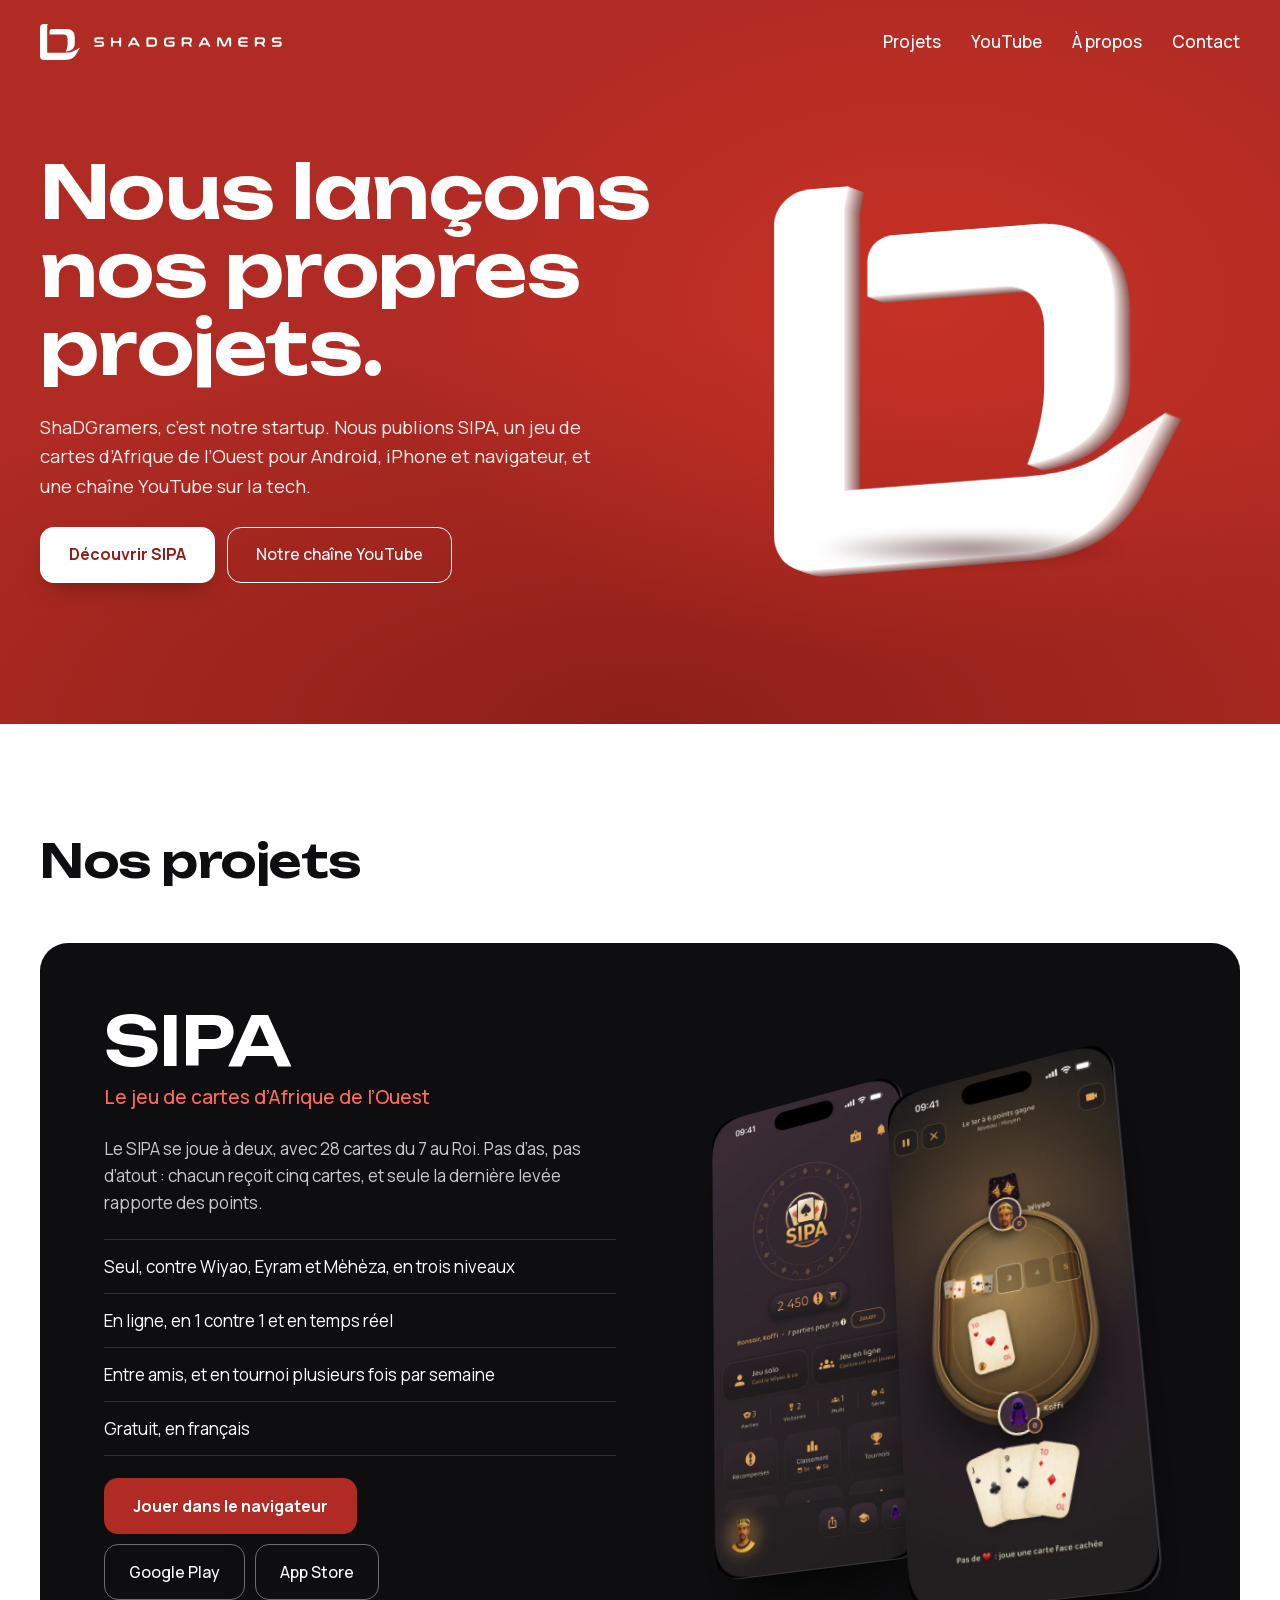
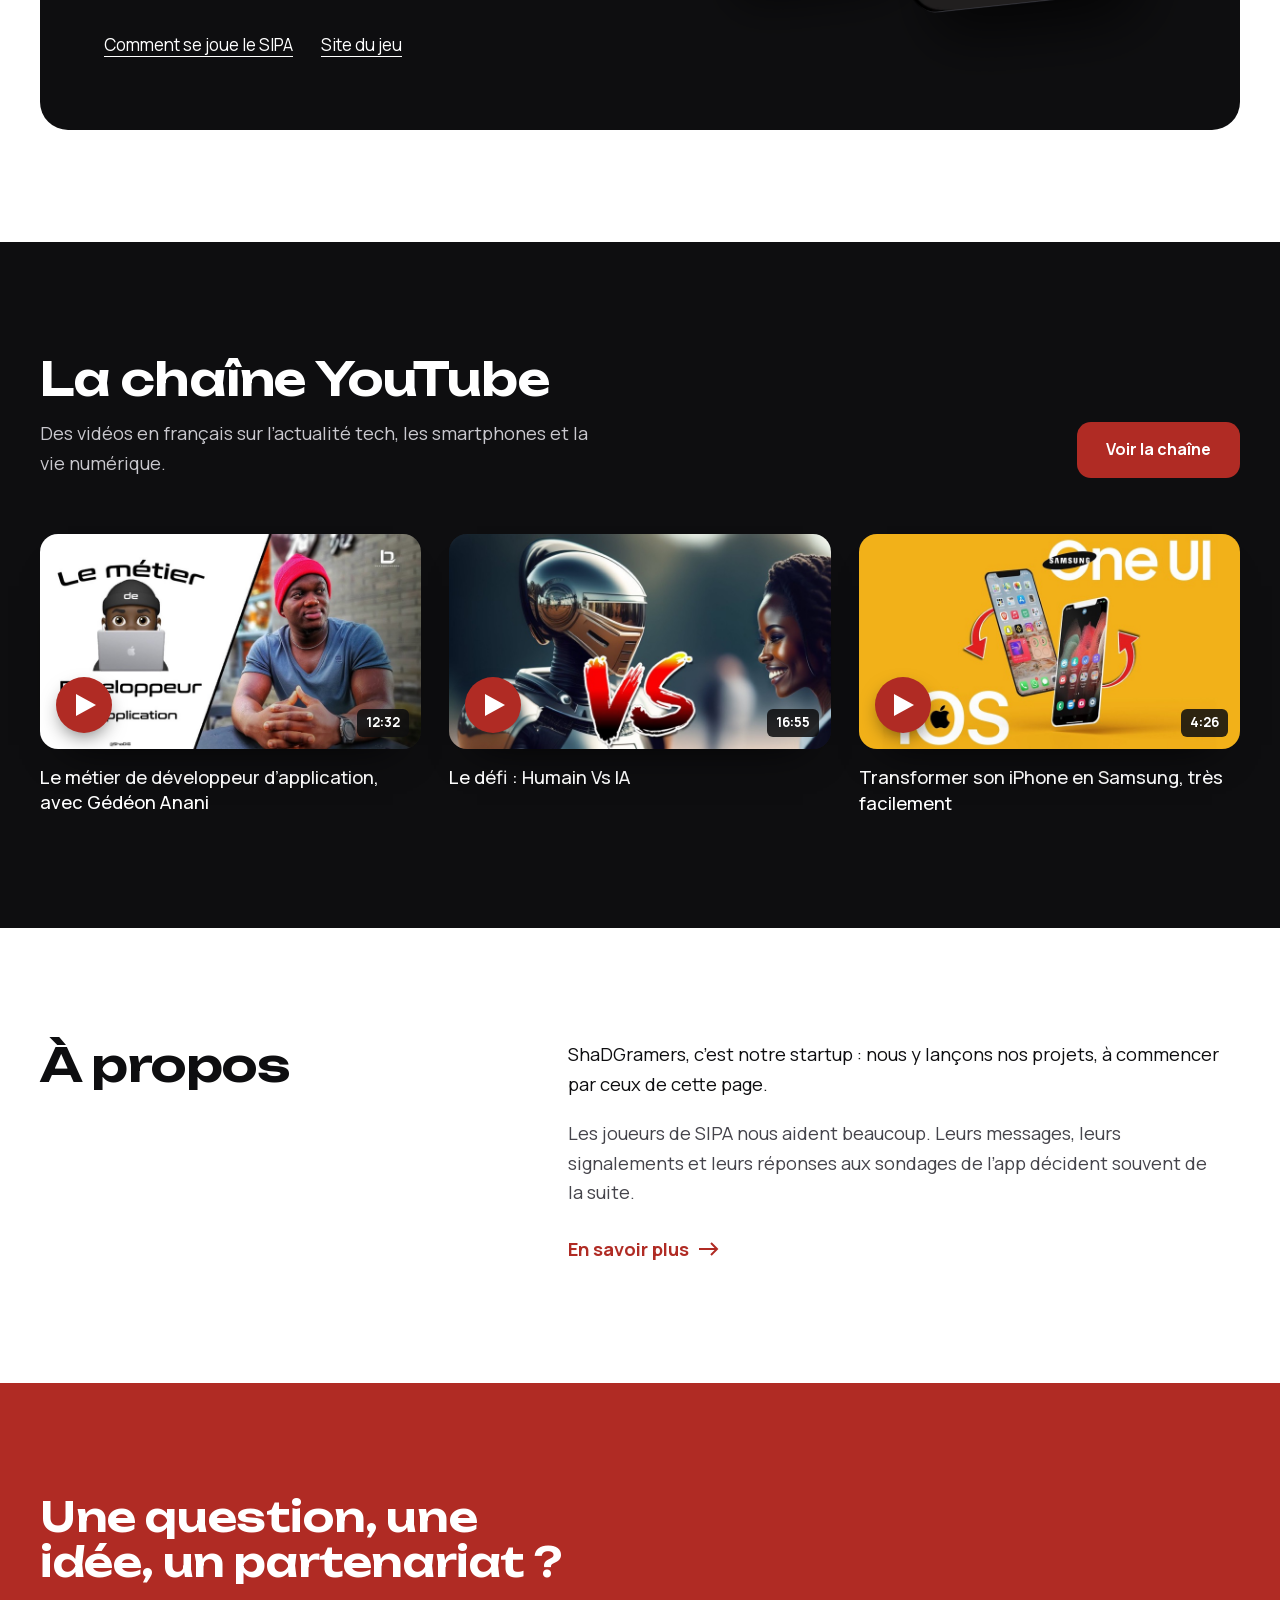
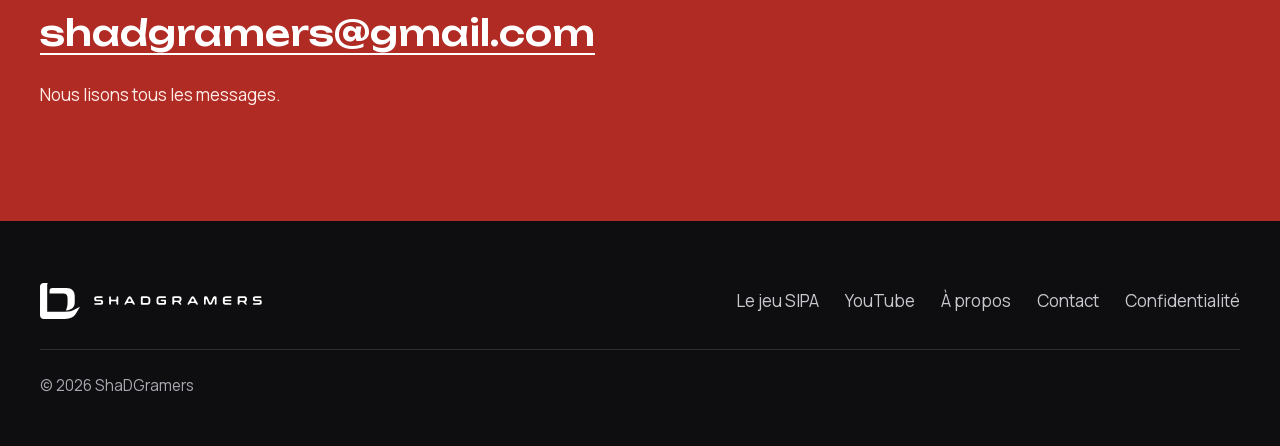
<file: index.html>
<!DOCTYPE html>
<html lang="fr">
<head>
  <meta charset="utf-8">
  <meta name="viewport" content="width=device-width, initial-scale=1">
  <title>ShaDGramers : notre startup, le jeu de cartes SIPA et une chaîne YouTube sur la tech</title>
  <meta name="description" content="ShaDGramers lance ses propres projets : SIPA, le jeu de cartes d’Afrique de l’Ouest pour Android, iPhone et navigateur, et une chaîne YouTube sur la tech.">
  <meta name="theme-color" content="#B02B24">
  <link rel="canonical" href="https://shadgramers.com/">
  <link rel="icon" href="/favicon.svg" type="image/svg+xml">
  <link rel="preload" href="/fonts/unbounded-latin.woff2" as="font" type="font/woff2" crossorigin>
  <link rel="preload" href="/fonts/manrope-latin.woff2" as="font" type="font/woff2" crossorigin>
  <link rel="stylesheet" href="/css/site.css">
  <script src="/js/site.js" defer></script>
  <meta property="og:type" content="website">
  <meta property="og:title" content="ShaDGramers">
  <meta property="og:description" content="Notre startup : le jeu de cartes SIPA et une chaîne YouTube sur la tech.">
  <meta property="og:url" content="https://shadgramers.com/">
  <meta property="og:image" content="https://shadgramers.com/images/og.jpg">
  <meta property="og:locale" content="fr_FR">
</head>
<body>
  <a class="lien-evitement" href="#contenu">Aller au contenu</a>

  <div class="hero">
    <header class="entete">
      <div class="conteneur">
        <a class="marque" href="/" aria-current="page">
          <svg class="marque-symbole" viewBox="267 203 373 336" aria-hidden="true"><path fill="currentColor" d="M267 235C267 217 281 203 303 203H338L334 222V471H500C545 471 566 466 590 451L640 424L604 486C584 520 550 539 500 539H303C281 539 267 525 267 503Z"/><path fill="currentColor" d="M356 272C356 258 366 249 382 249H515C563 249 591 277 591 325V385C591 432 560 455 508 460.5C514 447 524 420 524 392V340C524 316 508 301.5 484 301.5H356Z"/></svg>
          <img class="marque-nom" src="/images/nom-shadgramers.svg" alt="ShaDGramers" width="188" height="10">
        </a>
        <button class="menu-bouton" type="button" aria-expanded="false" aria-controls="menu" aria-label="Ouvrir le menu"><span class="ligne"></span></button>
        <nav class="nav" id="menu" aria-label="Menu principal">
          <ul>
            <li><a href="/#projets">Projets</a></li>
            <li><a href="/#youtube">YouTube</a></li>
            <li><a href="/a-propos">À propos</a></li>
            <li><a href="/contact">Contact</a></li>
          </ul>
        </nav>
      </div>
    </header>

    <div class="conteneur hero-grille">
      <div class="hero-texte">
        <h1 class="entree">Nous lançons nos propres projets.</h1>
        <p class="entree" style="--delai: 140ms">ShaDGramers, c’est notre startup. Nous publions SIPA, un jeu de cartes d’Afrique de l’Ouest pour Android, iPhone et navigateur, et une chaîne YouTube sur la tech.</p>
        <div class="boutons entree" style="--delai: 260ms">
          <a class="bouton bouton-blanc" href="#projets">Découvrir SIPA</a>
          <a class="bouton bouton-contour-blanc" href="#youtube">Notre chaîne YouTube</a>
        </div>
      </div>

      <div class="scene-symbole" aria-hidden="true">
        <div class="entree-3d">
          <div class="balance">
            <div class="symbole-3d">
              <span class="couche" style="--i: 16"></span>
              <span class="couche" style="--i: 15"></span>
              <span class="couche" style="--i: 14"></span>
              <span class="couche" style="--i: 13"></span>
              <span class="couche" style="--i: 12"></span>
              <span class="couche" style="--i: 11"></span>
              <span class="couche" style="--i: 10"></span>
              <span class="couche" style="--i: 9"></span>
              <span class="couche" style="--i: 8"></span>
              <span class="couche" style="--i: 7"></span>
              <span class="couche" style="--i: 6"></span>
              <span class="couche" style="--i: 5"></span>
              <span class="couche" style="--i: 4"></span>
              <span class="couche" style="--i: 3"></span>
              <span class="couche" style="--i: 2"></span>
              <span class="couche" style="--i: 1"></span>
              <span class="couche couche-face" style="--i: 0"></span>
            </div>
          </div>
        </div>
        <div class="ombre-sol"></div>
      </div>
    </div>
  </div>

  <main id="contenu">
    <section class="section section-blanche fond-clair" id="projets" aria-labelledby="titre-projets">
      <div class="conteneur">
        <div class="entete-section" data-revele>
          <h2 class="titre-section" id="titre-projets">Nos projets</h2>
        </div>

        <article class="projet" data-revele aria-labelledby="titre-sipa">
          <div class="projet-texte">
            <div>
              <h3 class="projet-nom" id="titre-sipa">SIPA</h3>
              <p class="projet-sous-titre">Le jeu de cartes d’Afrique de l’Ouest</p>
            </div>
            <p>Le SIPA se joue à deux, avec 28 cartes du 7 au Roi. Pas d’as, pas d’atout : chacun reçoit cinq cartes, et seule la dernière levée rapporte des points.</p>
            <ul class="liste-filets">
              <li>Seul, contre Wiyao, Eyram et Mèhèza, en trois niveaux</li>
              <li>En ligne, en 1 contre 1 et en temps réel</li>
              <li>Entre amis, et en tournoi plusieurs fois par semaine</li>
              <li>Gratuit, en français</li>
            </ul>
            <div class="boutons-projet">
              <a class="bouton bouton-rouge" href="https://jouer.sipa.shadgramers.com">Jouer dans le navigateur</a>
              <div class="boutons-stores">
                <a class="bouton bouton-contour-gris" href="https://play.google.com/store/apps/details?id=com.shagramers.sipa">Google Play</a>
                <a class="bouton bouton-contour-gris" href="https://apps.apple.com/fr/app/sipa-jeu-de-cartes/id6753187291">App Store</a>
              </div>
            </div>
            <div class="liens-projet">
              <a href="/sipa">Comment se joue le SIPA</a>
              <a href="https://sipa.shadgramers.com/">Site du jeu</a>
            </div>
          </div>

          <div class="scene-telephones">
            <div class="groupe-telephones">
              <figure class="telephone telephone-1">
                <img src="/images/sipa-accueil.webp" alt="Écran d’accueil de l’app SIPA : jeu solo, jeu en ligne, récompenses, classement et tournois" width="520" height="1131" loading="lazy">
              </figure>
              <figure class="telephone telephone-2">
                <img src="/images/sipa-table.webp" alt="Une partie de SIPA contre Wiyao, à la table de jeu" width="520" height="1131" loading="lazy">
              </figure>
            </div>
          </div>
        </article>

        <!-- Projet suivant : copier le bloc « projet » ci-dessus quand il existe (nom, phrase, visuel, lien).
             Ne pas publier de bloc vide : une page « en construction » ne peut pas porter d'annonces. -->
      </div>
    </section>

    <section class="section section-noire" id="youtube" aria-labelledby="titre-youtube">
      <div class="conteneur">
        <div class="entete-section" data-revele>
          <div>
            <h2 class="titre-section" id="titre-youtube">La chaîne YouTube</h2>
            <p class="chapeau">Des vidéos en français sur l’actualité tech, les smartphones et la vie numérique.</p>
          </div>
          <a class="bouton bouton-rouge" href="https://www.youtube.com/@shadgramers">Voir la chaîne</a>
        </div>

        <div class="videos">
          <div class="video-case" data-revele>
            <a class="video" href="https://www.youtube.com/watch?v=I3Wqb1Cxoq0">
              <span class="video-image">
                <img src="/images/video-metier-developpeur.jpg" alt="" width="800" height="450" loading="lazy">
                <span class="video-lecture" aria-hidden="true"><svg width="20" height="22" viewBox="0 0 20 22"><path d="M0 0L20 11L0 22Z" fill="#FFFFFF"/></svg></span>
                <span class="video-duree"><span class="visuellement-cache">Durée : </span>12:32</span>
              </span>
              <span class="video-titre">Le métier de développeur d’application, avec Gédéon Anani</span>
            </a>
          </div>
          <div class="video-case" data-revele style="--delai: 120ms">
            <a class="video" href="https://www.youtube.com/watch?v=1M9A22e-FJA">
              <span class="video-image">
                <img src="/images/video-humain-vs-ia.jpg" alt="" width="800" height="450" loading="lazy">
                <span class="video-lecture" aria-hidden="true"><svg width="20" height="22" viewBox="0 0 20 22"><path d="M0 0L20 11L0 22Z" fill="#FFFFFF"/></svg></span>
                <span class="video-duree"><span class="visuellement-cache">Durée : </span>16:55</span>
              </span>
              <span class="video-titre">Le défi : Humain Vs IA</span>
            </a>
          </div>
          <div class="video-case" data-revele style="--delai: 240ms">
            <a class="video" href="https://www.youtube.com/watch?v=eagcRN4L6Wg">
              <span class="video-image">
                <img src="/images/video-iphone-samsung.jpg" alt="" width="800" height="450" loading="lazy">
                <span class="video-lecture" aria-hidden="true"><svg width="20" height="22" viewBox="0 0 20 22"><path d="M0 0L20 11L0 22Z" fill="#FFFFFF"/></svg></span>
                <span class="video-duree"><span class="visuellement-cache">Durée : </span>4:26</span>
              </span>
              <span class="video-titre">Transformer son iPhone en Samsung, très facilement</span>
            </a>
          </div>
        </div>
      </div>
    </section>

    <section class="section section-blanche fond-clair" id="a-propos" aria-labelledby="titre-a-propos">
      <div class="conteneur a-propos">
        <h2 class="titre-section" id="titre-a-propos" data-revele>À propos</h2>
        <div class="a-propos-texte" data-revele style="--delai: 120ms">
          <p>ShaDGramers, c’est notre startup : nous y lançons nos projets, à commencer par ceux de cette page.</p>
          <p>Les joueurs de SIPA nous aident beaucoup. Leurs messages, leurs signalements et leurs réponses aux sondages de l’app décident souvent de la suite.</p>
          <a class="lien-fleche" href="/a-propos">En savoir plus <svg width="20" height="14" viewBox="0 0 20 14" aria-hidden="true"><path d="M0 7H18M12 1L18 7L12 13" fill="none" stroke="currentColor" stroke-width="2"/></svg></a>
        </div>
      </div>
    </section>

    <section class="section section-rouge" id="contact" aria-labelledby="titre-contact">
      <div class="conteneur contact" data-revele>
        <h2 id="titre-contact">Une question, une idée, un partenariat&nbsp;?</h2>
        <a class="contact-mail" href="mailto:shadgramers@gmail.com">shadgramers@gmail.com</a>
        <p>Nous lisons tous les messages.</p>
      </div>
    </section>
  </main>

  <footer class="pied">
    <div class="conteneur">
      <div class="pied-haut">
        <a class="marque" href="/">
          <svg class="marque-symbole" viewBox="267 203 373 336" aria-hidden="true"><path fill="currentColor" d="M267 235C267 217 281 203 303 203H338L334 222V471H500C545 471 566 466 590 451L640 424L604 486C584 520 550 539 500 539H303C281 539 267 525 267 503Z"/><path fill="currentColor" d="M356 272C356 258 366 249 382 249H515C563 249 591 277 591 325V385C591 432 560 455 508 460.5C514 447 524 420 524 392V340C524 316 508 301.5 484 301.5H356Z"/></svg>
          <img class="marque-nom" src="/images/nom-shadgramers.svg" alt="ShaDGramers, accueil" width="168" height="9">
        </a>
        <nav aria-label="Liens du site">
          <ul>
            <li><a href="/sipa">Le jeu SIPA</a></li>
            <li><a href="https://www.youtube.com/@shadgramers">YouTube</a></li>
            <li><a href="/a-propos">À propos</a></li>
            <li><a href="/contact">Contact</a></li>
            <li><a href="/confidentialite">Confidentialité</a></li>
          </ul>
        </nav>
      </div>
      <p class="copyright">© 2026 ShaDGramers</p>
    </div>
  </footer>
</body>
</html>
</file>
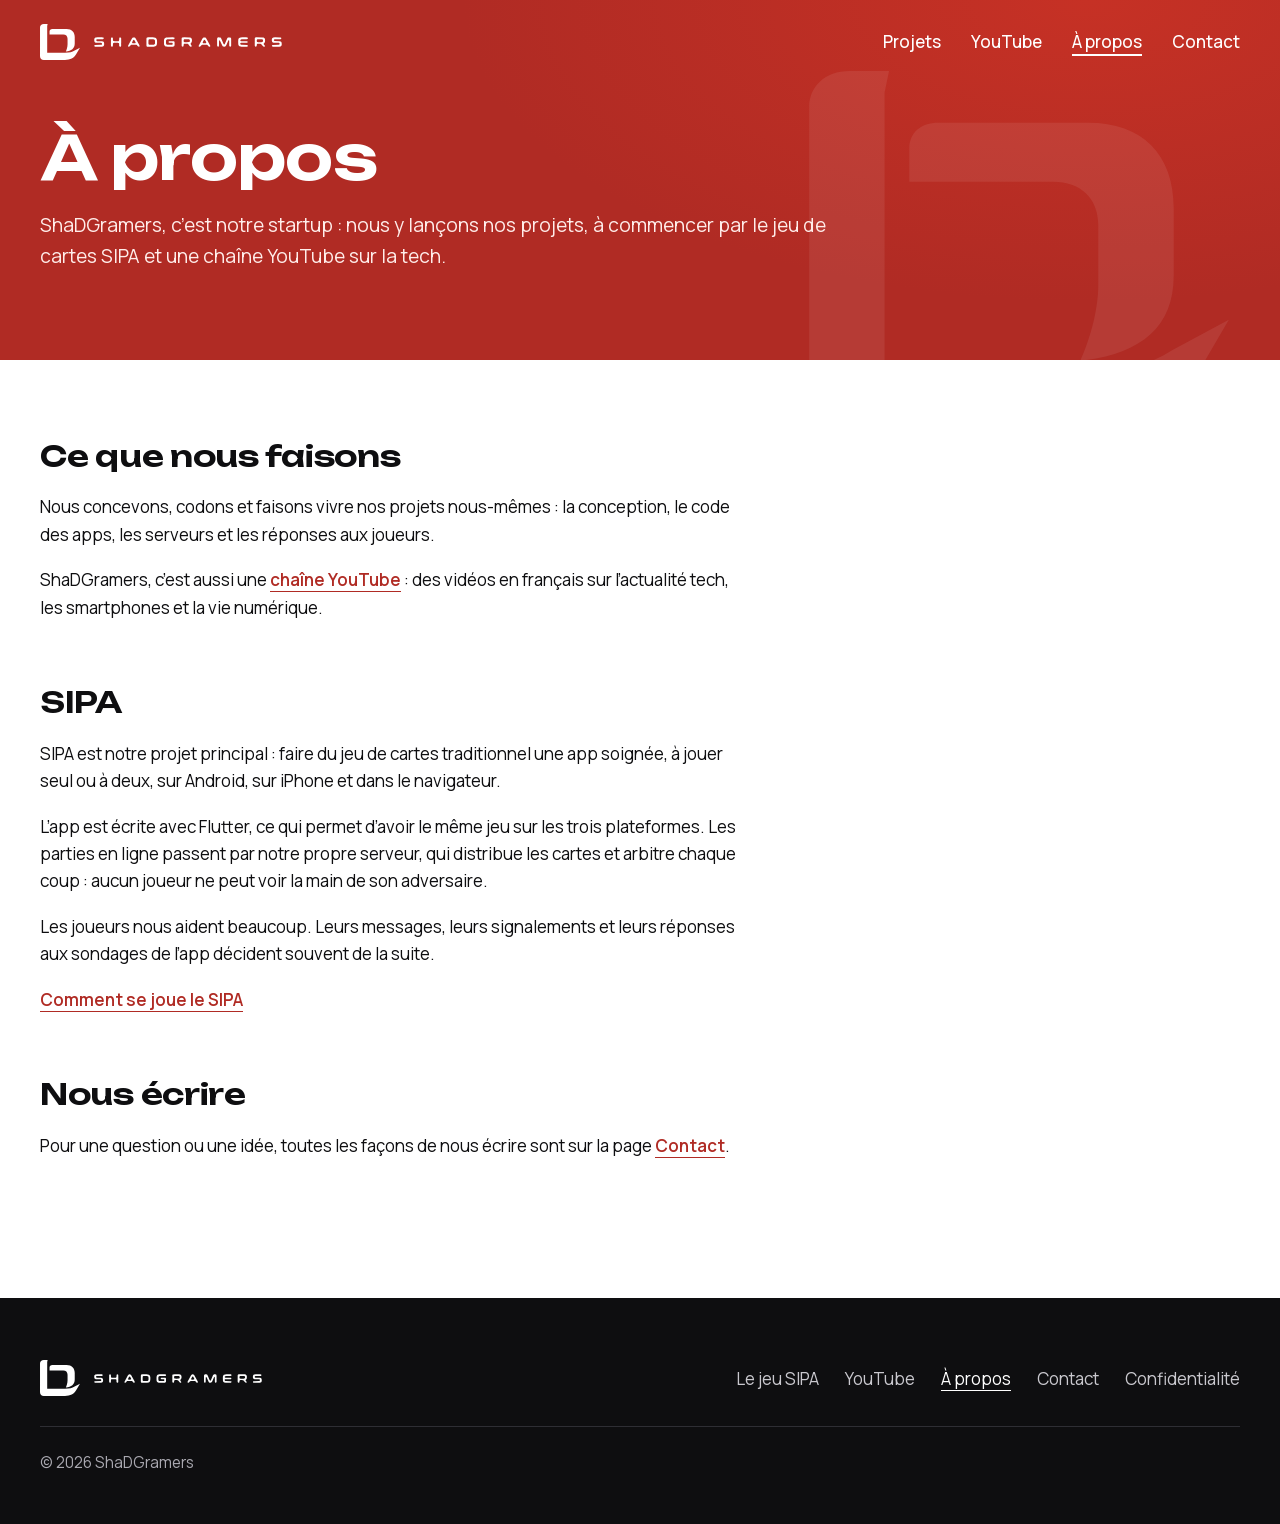
<file: a-propos.html>
<!DOCTYPE html>
<html lang="fr">
<head>
  <meta charset="utf-8">
  <meta name="viewport" content="width=device-width, initial-scale=1">
  <title>À propos | ShaDGramers</title>
  <meta name="description" content="ShaDGramers, notre startup : le jeu de cartes SIPA et une chaîne YouTube sur la tech.">
  <meta name="theme-color" content="#B02B24">
  <link rel="canonical" href="https://shadgramers.com/a-propos">
  <link rel="icon" href="/favicon.svg" type="image/svg+xml">
  <link rel="preload" href="/fonts/unbounded-latin.woff2" as="font" type="font/woff2" crossorigin>
  <link rel="preload" href="/fonts/manrope-latin.woff2" as="font" type="font/woff2" crossorigin>
  <link rel="stylesheet" href="/css/site.css">
  <script src="/js/site.js" defer></script>
  <meta property="og:type" content="website">
  <meta property="og:title" content="À propos | ShaDGramers">
  <meta property="og:url" content="https://shadgramers.com/a-propos">
  <meta property="og:image" content="https://shadgramers.com/images/og.jpg">
  <meta property="og:locale" content="fr_FR">
</head>
<body>
  <a class="lien-evitement" href="#contenu">Aller au contenu</a>

  <div class="bandeau-page">
    <div class="symbole-filigrane" aria-hidden="true"></div>
    <header class="entete">
      <div class="conteneur">
        <a class="marque" href="/">
          <svg class="marque-symbole" viewBox="267 203 373 336" aria-hidden="true"><path fill="currentColor" d="M267 235C267 217 281 203 303 203H338L334 222V471H500C545 471 566 466 590 451L640 424L604 486C584 520 550 539 500 539H303C281 539 267 525 267 503Z"/><path fill="currentColor" d="M356 272C356 258 366 249 382 249H515C563 249 591 277 591 325V385C591 432 560 455 508 460.5C514 447 524 420 524 392V340C524 316 508 301.5 484 301.5H356Z"/></svg>
          <img class="marque-nom" src="/images/nom-shadgramers.svg" alt="ShaDGramers, accueil" width="188" height="10">
        </a>
        <button class="menu-bouton" type="button" aria-expanded="false" aria-controls="menu" aria-label="Ouvrir le menu"><span class="ligne"></span></button>
        <nav class="nav" id="menu" aria-label="Menu principal">
          <ul>
            <li><a href="/#projets">Projets</a></li>
            <li><a href="/#youtube">YouTube</a></li>
            <li><a href="/a-propos" aria-current="page">À propos</a></li>
            <li><a href="/contact">Contact</a></li>
          </ul>
        </nav>
      </div>
    </header>
    <div class="conteneur">
      <div class="titre-page">
        <h1 class="entree">À propos</h1>
        <p class="chapeau entree" style="--delai: 140ms">ShaDGramers, c’est notre startup : nous y lançons nos projets, à commencer par le jeu de cartes SIPA et une chaîne YouTube sur la tech.</p>
      </div>
    </div>
  </div>

  <main id="contenu" class="page fond-clair">
    <div class="conteneur">
      <article class="texte">
        <h2>Ce que nous faisons</h2>
        <p>Nous concevons, codons et faisons vivre nos projets nous-mêmes : la conception, le code des apps, les serveurs et les réponses aux joueurs.</p>
        <p>ShaDGramers, c’est aussi une <a href="https://www.youtube.com/@shadgramers">chaîne YouTube</a> : des vidéos en français sur l’actualité tech, les smartphones et la vie numérique.</p>

        <h2>SIPA</h2>
        <p>SIPA est notre projet principal : faire du jeu de cartes traditionnel une app soignée, à jouer seul ou à deux, sur Android, sur iPhone et dans le navigateur.</p>
        <p>L’app est écrite avec Flutter, ce qui permet d’avoir le même jeu sur les trois plateformes. Les parties en ligne passent par notre propre serveur, qui distribue les cartes et arbitre chaque coup : aucun joueur ne peut voir la main de son adversaire.</p>
        <p>Les joueurs nous aident beaucoup. Leurs messages, leurs signalements et leurs réponses aux sondages de l’app décident souvent de la suite.</p>
        <p><a href="/sipa">Comment se joue le SIPA</a></p>

        <h2>Nous écrire</h2>
        <p>Pour une question ou une idée, toutes les façons de nous écrire sont sur la page <a href="/contact">Contact</a>.</p>
      </article>
    </div>
  </main>

  <footer class="pied">
    <div class="conteneur">
      <div class="pied-haut">
        <a class="marque" href="/">
          <svg class="marque-symbole" viewBox="267 203 373 336" aria-hidden="true"><path fill="currentColor" d="M267 235C267 217 281 203 303 203H338L334 222V471H500C545 471 566 466 590 451L640 424L604 486C584 520 550 539 500 539H303C281 539 267 525 267 503Z"/><path fill="currentColor" d="M356 272C356 258 366 249 382 249H515C563 249 591 277 591 325V385C591 432 560 455 508 460.5C514 447 524 420 524 392V340C524 316 508 301.5 484 301.5H356Z"/></svg>
          <img class="marque-nom" src="/images/nom-shadgramers.svg" alt="ShaDGramers, accueil" width="168" height="9">
        </a>
        <nav aria-label="Liens du site">
          <ul>
            <li><a href="/sipa">Le jeu SIPA</a></li>
            <li><a href="https://www.youtube.com/@shadgramers">YouTube</a></li>
            <li><a href="/a-propos" aria-current="page">À propos</a></li>
            <li><a href="/contact">Contact</a></li>
            <li><a href="/confidentialite">Confidentialité</a></li>
          </ul>
        </nav>
      </div>
      <p class="copyright">© 2026 ShaDGramers</p>
    </div>
  </footer>
</body>
</html>
</file>
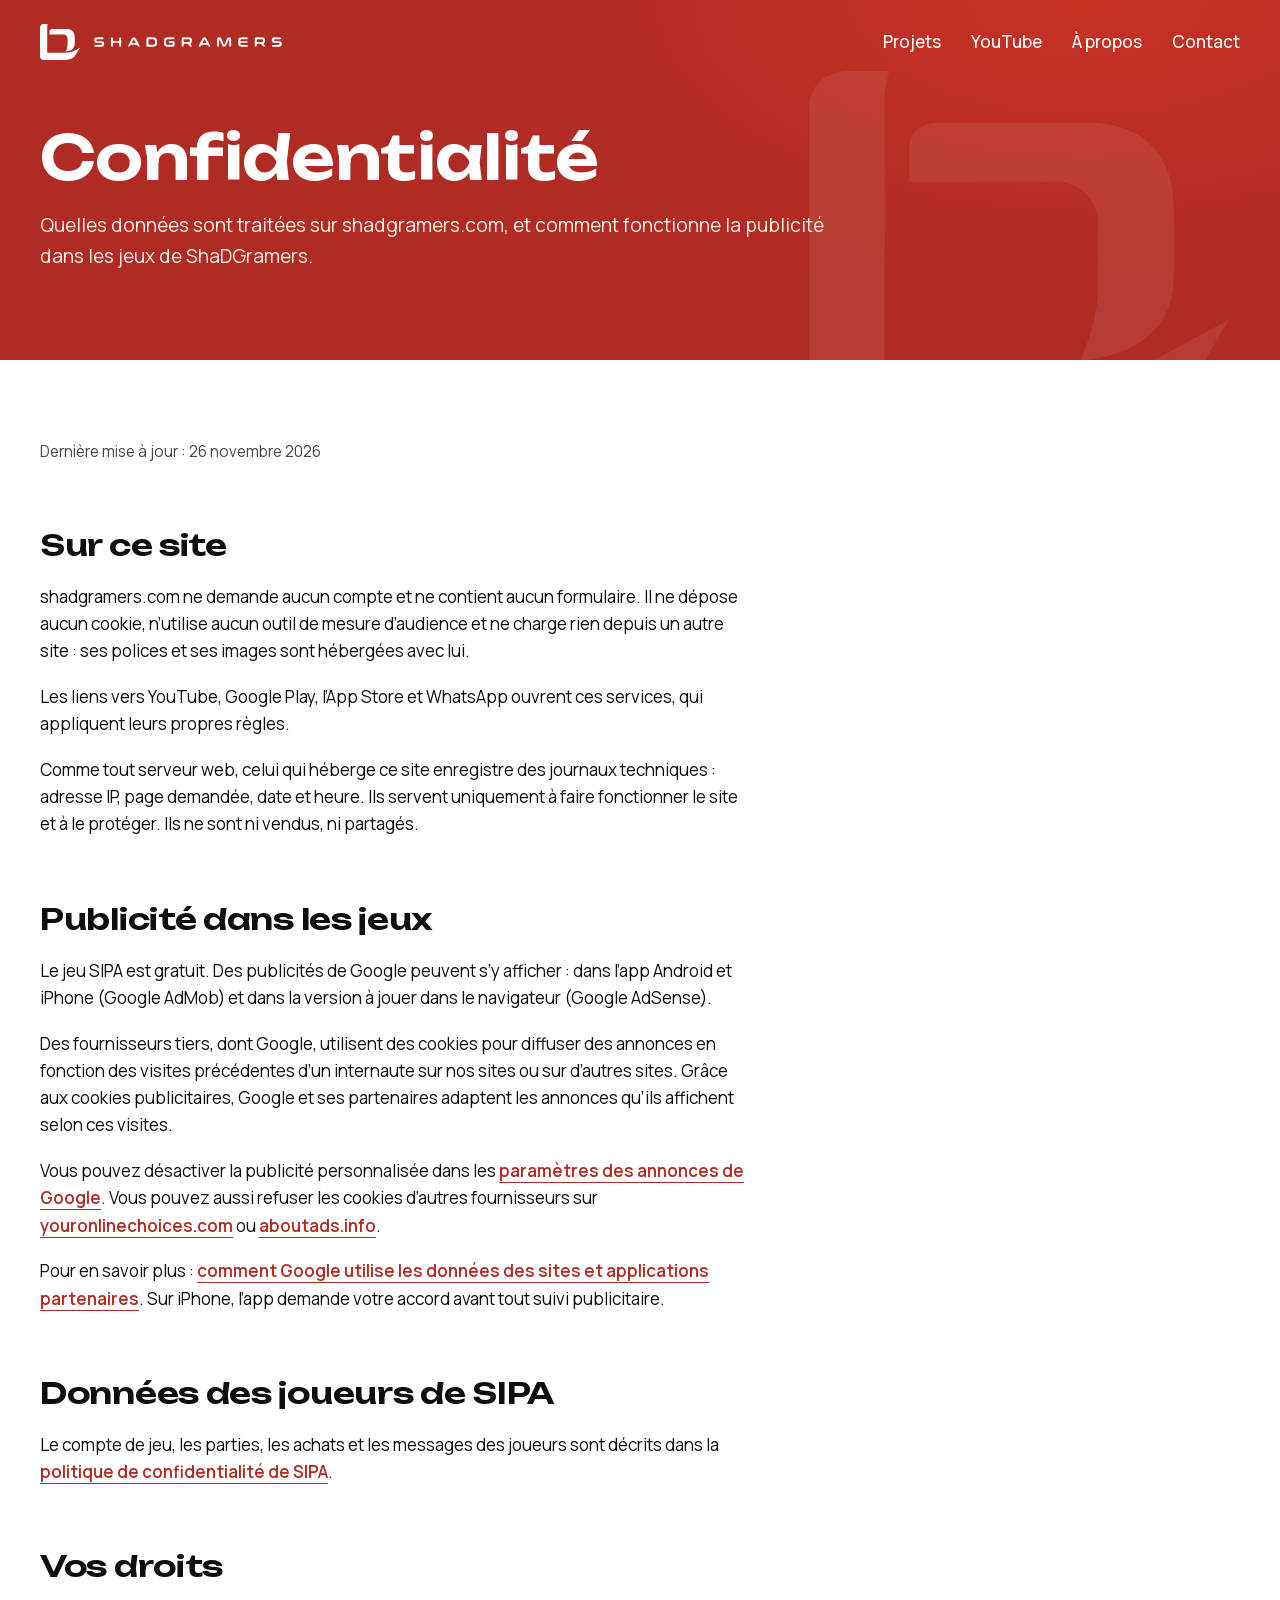
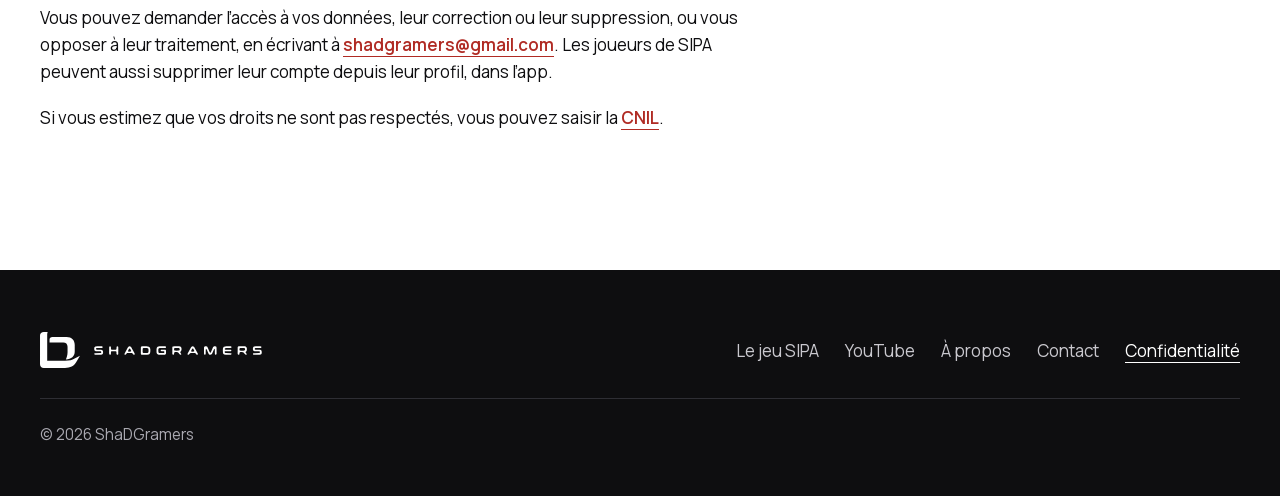
<file: confidentialite.html>
<!DOCTYPE html>
<html lang="fr">
<head>
  <meta charset="utf-8">
  <meta name="viewport" content="width=device-width, initial-scale=1">
  <title>Confidentialité | ShaDGramers</title>
  <meta name="description" content="Données traitées sur shadgramers.com et publicité de Google dans les jeux de ShaDGramers.">
  <meta name="theme-color" content="#B02B24">
  <link rel="canonical" href="https://shadgramers.com/confidentialite">
  <link rel="icon" href="/favicon.svg" type="image/svg+xml">
  <link rel="preload" href="/fonts/unbounded-latin.woff2" as="font" type="font/woff2" crossorigin>
  <link rel="preload" href="/fonts/manrope-latin.woff2" as="font" type="font/woff2" crossorigin>
  <link rel="stylesheet" href="/css/site.css">
  <script src="/js/site.js" defer></script>
  <meta property="og:type" content="website">
  <meta property="og:title" content="Confidentialité | ShaDGramers">
  <meta property="og:url" content="https://shadgramers.com/confidentialite">
  <meta property="og:image" content="https://shadgramers.com/images/og.jpg">
  <meta property="og:locale" content="fr_FR">
</head>
<body>
  <a class="lien-evitement" href="#contenu">Aller au contenu</a>

  <div class="bandeau-page">
    <div class="symbole-filigrane" aria-hidden="true"></div>
    <header class="entete">
      <div class="conteneur">
        <a class="marque" href="/">
          <svg class="marque-symbole" viewBox="267 203 373 336" aria-hidden="true"><path fill="currentColor" d="M267 235C267 217 281 203 303 203H338L334 222V471H500C545 471 566 466 590 451L640 424L604 486C584 520 550 539 500 539H303C281 539 267 525 267 503Z"/><path fill="currentColor" d="M356 272C356 258 366 249 382 249H515C563 249 591 277 591 325V385C591 432 560 455 508 460.5C514 447 524 420 524 392V340C524 316 508 301.5 484 301.5H356Z"/></svg>
          <img class="marque-nom" src="/images/nom-shadgramers.svg" alt="ShaDGramers, accueil" width="188" height="10">
        </a>
        <button class="menu-bouton" type="button" aria-expanded="false" aria-controls="menu" aria-label="Ouvrir le menu"><span class="ligne"></span></button>
        <nav class="nav" id="menu" aria-label="Menu principal">
          <ul>
            <li><a href="/#projets">Projets</a></li>
            <li><a href="/#youtube">YouTube</a></li>
            <li><a href="/a-propos">À propos</a></li>
            <li><a href="/contact">Contact</a></li>
          </ul>
        </nav>
      </div>
    </header>
    <div class="conteneur">
      <div class="titre-page">
        <h1 class="entree">Confidentialité</h1>
        <p class="chapeau entree" style="--delai: 140ms">Quelles données sont traitées sur shadgramers.com, et comment fonctionne la publicité dans les jeux de ShaDGramers.</p>
      </div>
    </div>
  </div>

  <main id="contenu" class="page fond-clair">
    <div class="conteneur">
      <article class="texte">
        <p class="maj">Dernière mise à jour : 26 novembre 2026</p>

        <h2>Sur ce site</h2>
        <p>shadgramers.com ne demande aucun compte et ne contient aucun formulaire. Il ne dépose aucun cookie, n’utilise aucun outil de mesure d’audience et ne charge rien depuis un autre site : ses polices et ses images sont hébergées avec lui.</p>
        <p>Les liens vers YouTube, Google Play, l’App Store et WhatsApp ouvrent ces services, qui appliquent leurs propres règles.</p>
        <p>Comme tout serveur web, celui qui héberge ce site enregistre des journaux techniques : adresse IP, page demandée, date et heure. Ils servent uniquement à faire fonctionner le site et à le protéger. Ils ne sont ni vendus, ni partagés.</p>

        <h2>Publicité dans les jeux</h2>
        <p>Le jeu SIPA est gratuit. Des publicités de Google peuvent s’y afficher : dans l’app Android et iPhone (Google AdMob) et dans la version à jouer dans le navigateur (Google AdSense).</p>
        <p>Des fournisseurs tiers, dont Google, utilisent des cookies pour diffuser des annonces en fonction des visites précédentes d’un internaute sur nos sites ou sur d’autres sites. Grâce aux cookies publicitaires, Google et ses partenaires adaptent les annonces qu’ils affichent selon ces visites.</p>
        <p>Vous pouvez désactiver la publicité personnalisée dans les <a href="https://myadcenter.google.com/">paramètres des annonces de Google</a>. Vous pouvez aussi refuser les cookies d’autres fournisseurs sur <a href="https://www.youronlinechoices.com/fr/">youronlinechoices.com</a> ou <a href="https://optout.aboutads.info/">aboutads.info</a>.</p>
        <p>Pour en savoir plus : <a href="https://policies.google.com/technologies/partner-sites?hl=fr">comment Google utilise les données des sites et applications partenaires</a>. Sur iPhone, l’app demande votre accord avant tout suivi publicitaire.</p>

        <h2>Données des joueurs de SIPA</h2>
        <p>Le compte de jeu, les parties, les achats et les messages des joueurs sont décrits dans la <a href="https://sipa.shadgramers.com/policy.html">politique de confidentialité de SIPA</a>.</p>

        <h2>Vos droits</h2>
        <p>Vous pouvez demander l’accès à vos données, leur correction ou leur suppression, ou vous opposer à leur traitement, en écrivant à <a href="mailto:shadgramers@gmail.com">shadgramers@gmail.com</a>. Les joueurs de SIPA peuvent aussi supprimer leur compte depuis leur profil, dans l’app.</p>
        <p>Si vous estimez que vos droits ne sont pas respectés, vous pouvez saisir la <a href="https://www.cnil.fr/">CNIL</a>.</p>
      </article>
    </div>
  </main>

  <footer class="pied">
    <div class="conteneur">
      <div class="pied-haut">
        <a class="marque" href="/">
          <svg class="marque-symbole" viewBox="267 203 373 336" aria-hidden="true"><path fill="currentColor" d="M267 235C267 217 281 203 303 203H338L334 222V471H500C545 471 566 466 590 451L640 424L604 486C584 520 550 539 500 539H303C281 539 267 525 267 503Z"/><path fill="currentColor" d="M356 272C356 258 366 249 382 249H515C563 249 591 277 591 325V385C591 432 560 455 508 460.5C514 447 524 420 524 392V340C524 316 508 301.5 484 301.5H356Z"/></svg>
          <img class="marque-nom" src="/images/nom-shadgramers.svg" alt="ShaDGramers, accueil" width="168" height="9">
        </a>
        <nav aria-label="Liens du site">
          <ul>
            <li><a href="/sipa">Le jeu SIPA</a></li>
            <li><a href="https://www.youtube.com/@shadgramers">YouTube</a></li>
            <li><a href="/a-propos">À propos</a></li>
            <li><a href="/contact">Contact</a></li>
            <li><a href="/confidentialite" aria-current="page">Confidentialité</a></li>
          </ul>
        </nav>
      </div>
      <p class="copyright">© 2026 ShaDGramers</p>
    </div>
  </footer>
</body>
</html>
</file>
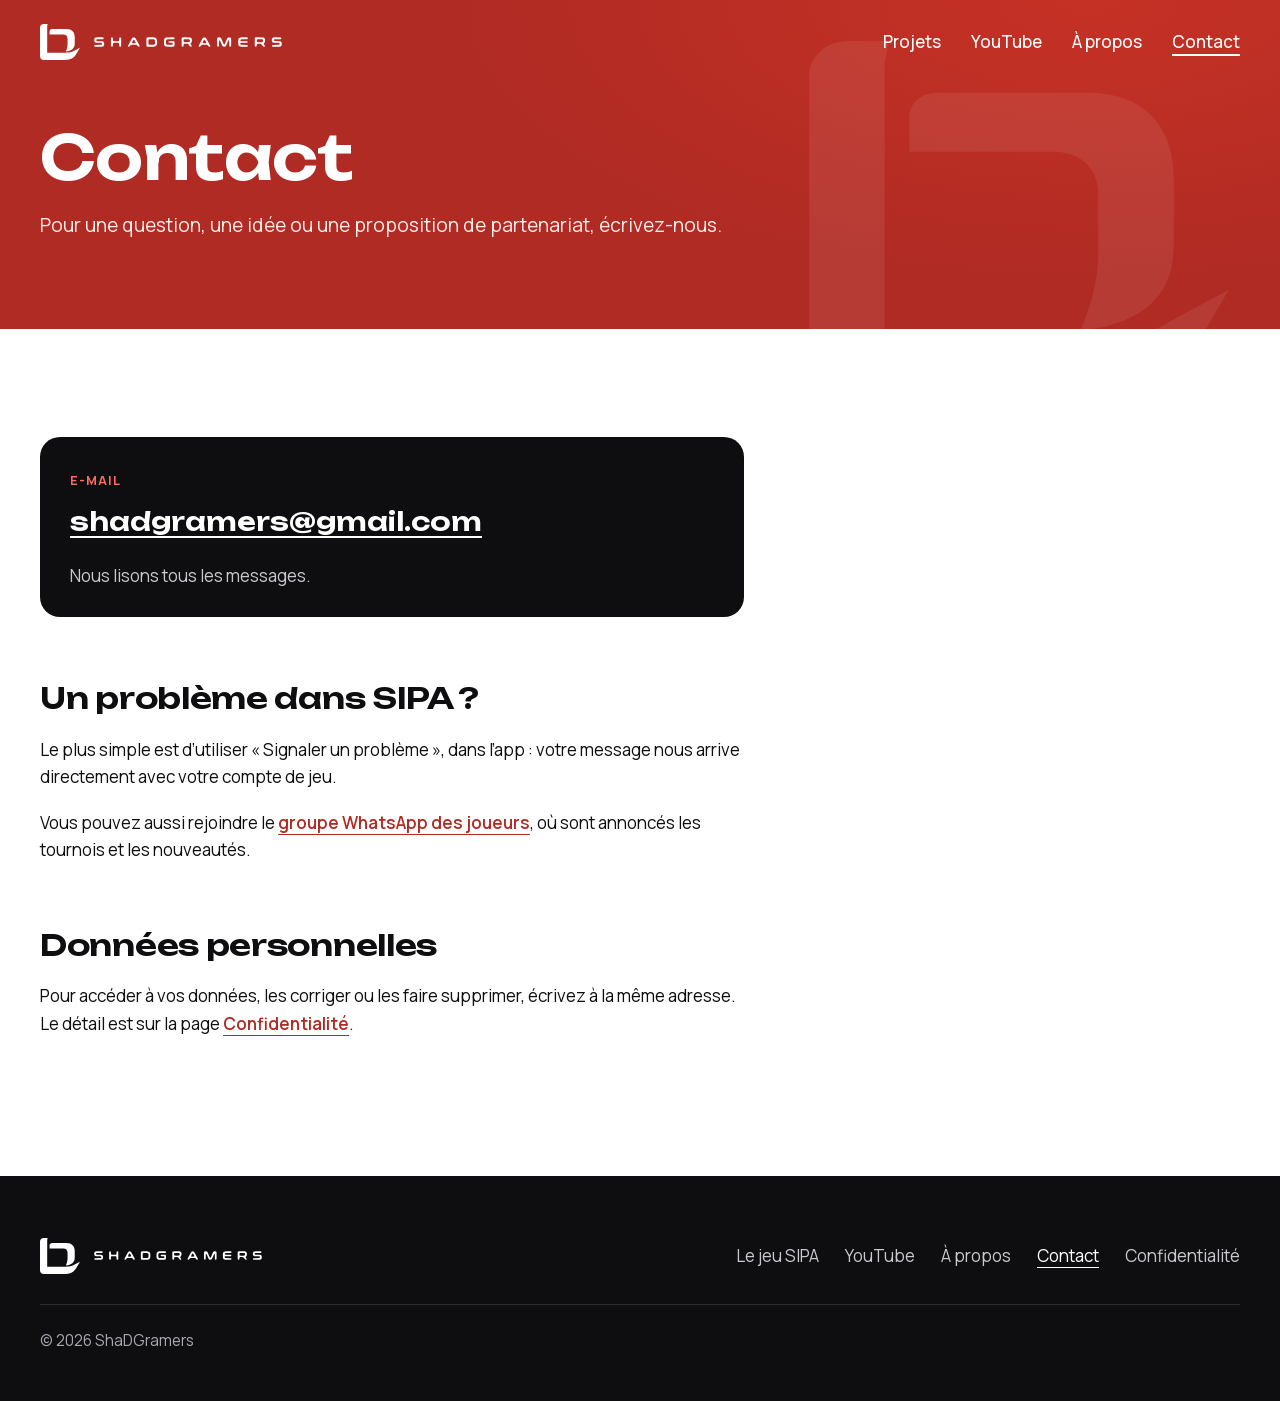
<file: contact.html>
<!DOCTYPE html>
<html lang="fr">
<head>
  <meta charset="utf-8">
  <meta name="viewport" content="width=device-width, initial-scale=1">
  <title>Contact | ShaDGramers</title>
  <meta name="description" content="Écrire à ShaDGramers pour une question, une idée ou un problème dans le jeu SIPA.">
  <meta name="theme-color" content="#B02B24">
  <link rel="canonical" href="https://shadgramers.com/contact">
  <link rel="icon" href="/favicon.svg" type="image/svg+xml">
  <link rel="preload" href="/fonts/unbounded-latin.woff2" as="font" type="font/woff2" crossorigin>
  <link rel="preload" href="/fonts/manrope-latin.woff2" as="font" type="font/woff2" crossorigin>
  <link rel="stylesheet" href="/css/site.css">
  <script src="/js/site.js" defer></script>
  <meta property="og:type" content="website">
  <meta property="og:title" content="Contact | ShaDGramers">
  <meta property="og:url" content="https://shadgramers.com/contact">
  <meta property="og:image" content="https://shadgramers.com/images/og.jpg">
  <meta property="og:locale" content="fr_FR">
</head>
<body>
  <a class="lien-evitement" href="#contenu">Aller au contenu</a>

  <div class="bandeau-page">
    <div class="symbole-filigrane" aria-hidden="true"></div>
    <header class="entete">
      <div class="conteneur">
        <a class="marque" href="/">
          <svg class="marque-symbole" viewBox="267 203 373 336" aria-hidden="true"><path fill="currentColor" d="M267 235C267 217 281 203 303 203H338L334 222V471H500C545 471 566 466 590 451L640 424L604 486C584 520 550 539 500 539H303C281 539 267 525 267 503Z"/><path fill="currentColor" d="M356 272C356 258 366 249 382 249H515C563 249 591 277 591 325V385C591 432 560 455 508 460.5C514 447 524 420 524 392V340C524 316 508 301.5 484 301.5H356Z"/></svg>
          <img class="marque-nom" src="/images/nom-shadgramers.svg" alt="ShaDGramers, accueil" width="188" height="10">
        </a>
        <button class="menu-bouton" type="button" aria-expanded="false" aria-controls="menu" aria-label="Ouvrir le menu"><span class="ligne"></span></button>
        <nav class="nav" id="menu" aria-label="Menu principal">
          <ul>
            <li><a href="/#projets">Projets</a></li>
            <li><a href="/#youtube">YouTube</a></li>
            <li><a href="/a-propos">À propos</a></li>
            <li><a href="/contact" aria-current="page">Contact</a></li>
          </ul>
        </nav>
      </div>
    </header>
    <div class="conteneur">
      <div class="titre-page">
        <h1 class="entree">Contact</h1>
        <p class="chapeau entree" style="--delai: 140ms">Pour une question, une idée ou une proposition de partenariat, écrivez-nous.</p>
      </div>
    </div>
  </div>

  <main id="contenu" class="page fond-clair">
    <div class="conteneur">
      <article class="texte">
        <div class="encadre" data-revele>
          <span class="etiquette">E-mail</span>
          <p><a class="mail-encadre" href="mailto:shadgramers@gmail.com">shadgramers@gmail.com</a></p>
          <p>Nous lisons tous les messages.</p>
        </div>

        <h2>Un problème dans SIPA&nbsp;?</h2>
        <p>Le plus simple est d’utiliser « Signaler un problème », dans l’app : votre message nous arrive directement avec votre compte de jeu.</p>
        <p>Vous pouvez aussi rejoindre le <a href="https://chat.whatsapp.com/LG0iUz3lYxuIbKSCniUBye">groupe WhatsApp des joueurs</a>, où sont annoncés les tournois et les nouveautés.</p>

        <h2>Données personnelles</h2>
        <p>Pour accéder à vos données, les corriger ou les faire supprimer, écrivez à la même adresse. Le détail est sur la page <a href="/confidentialite">Confidentialité</a>.</p>
      </article>
    </div>
  </main>

  <footer class="pied">
    <div class="conteneur">
      <div class="pied-haut">
        <a class="marque" href="/">
          <svg class="marque-symbole" viewBox="267 203 373 336" aria-hidden="true"><path fill="currentColor" d="M267 235C267 217 281 203 303 203H338L334 222V471H500C545 471 566 466 590 451L640 424L604 486C584 520 550 539 500 539H303C281 539 267 525 267 503Z"/><path fill="currentColor" d="M356 272C356 258 366 249 382 249H515C563 249 591 277 591 325V385C591 432 560 455 508 460.5C514 447 524 420 524 392V340C524 316 508 301.5 484 301.5H356Z"/></svg>
          <img class="marque-nom" src="/images/nom-shadgramers.svg" alt="ShaDGramers, accueil" width="168" height="9">
        </a>
        <nav aria-label="Liens du site">
          <ul>
            <li><a href="/sipa">Le jeu SIPA</a></li>
            <li><a href="https://www.youtube.com/@shadgramers">YouTube</a></li>
            <li><a href="/a-propos">À propos</a></li>
            <li><a href="/contact" aria-current="page">Contact</a></li>
            <li><a href="/confidentialite">Confidentialité</a></li>
          </ul>
        </nav>
      </div>
      <p class="copyright">© 2026 ShaDGramers</p>
    </div>
  </footer>
</body>
</html>
</file>
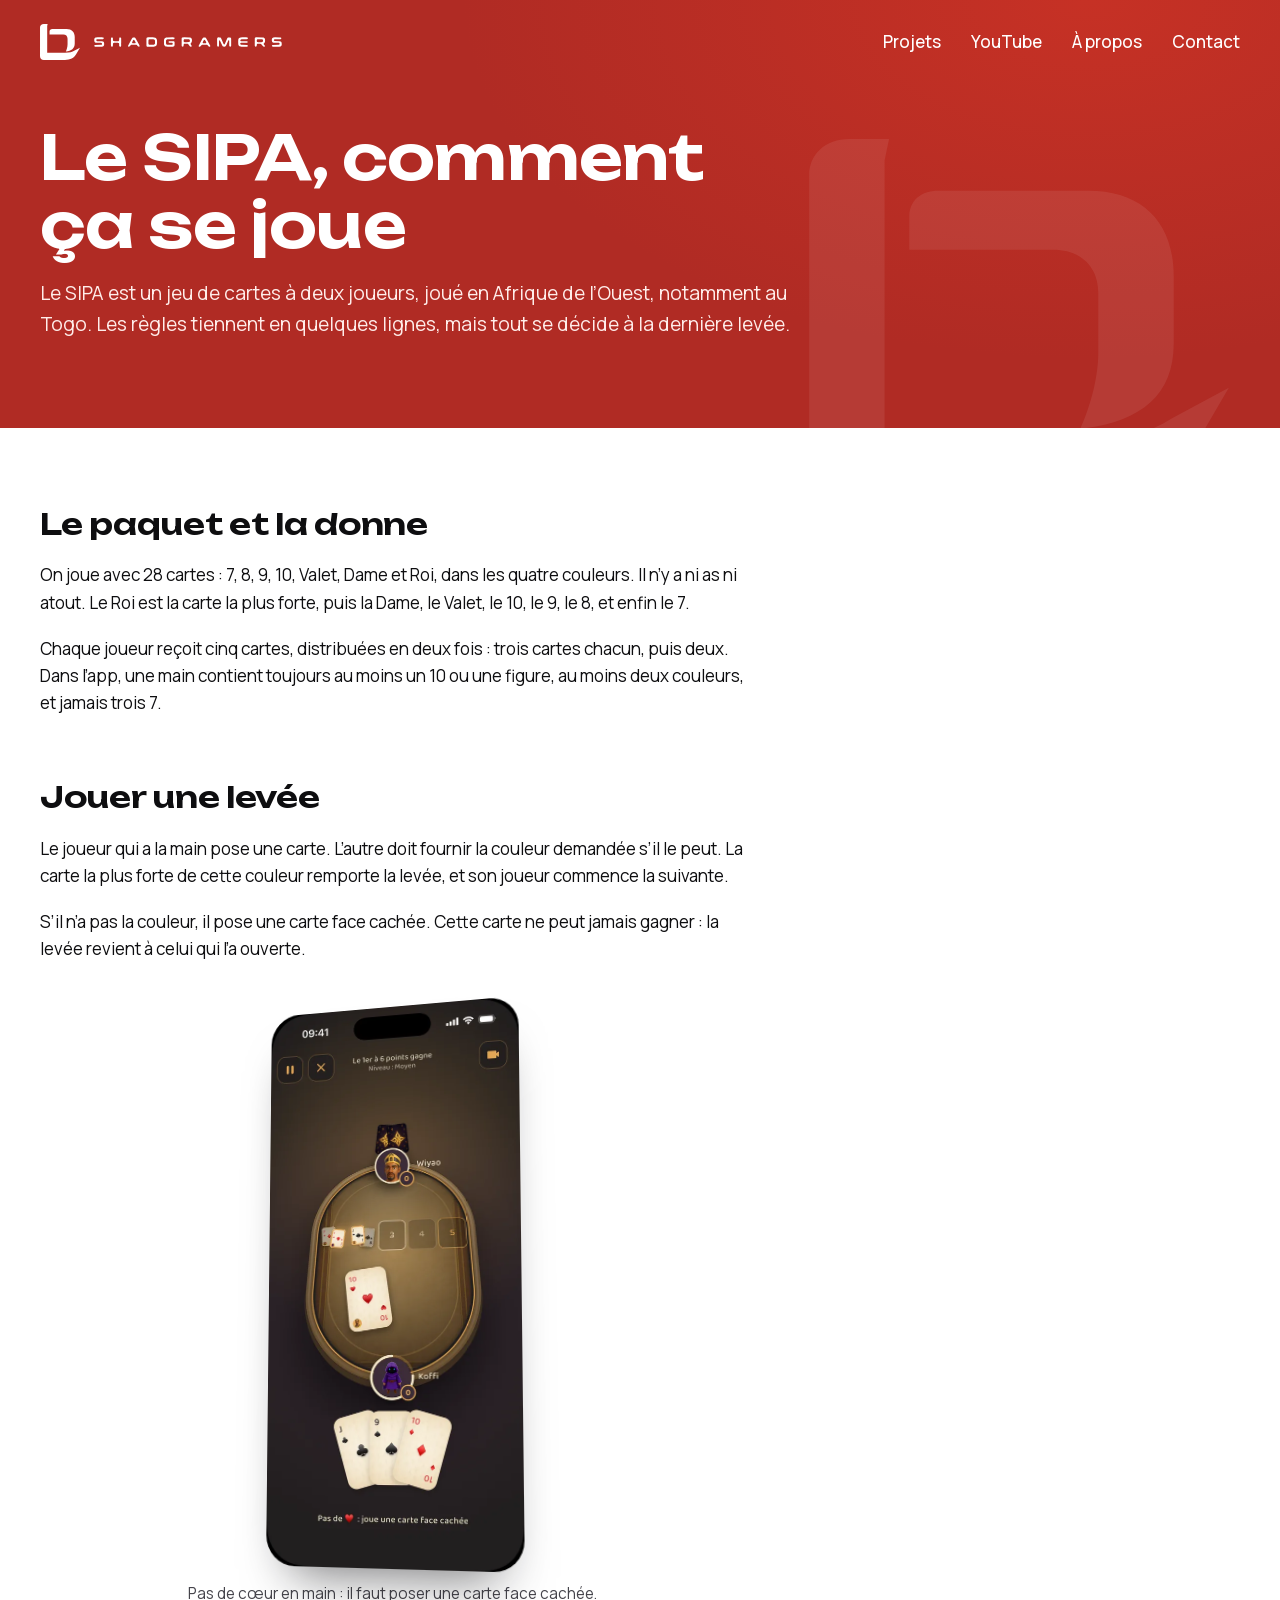
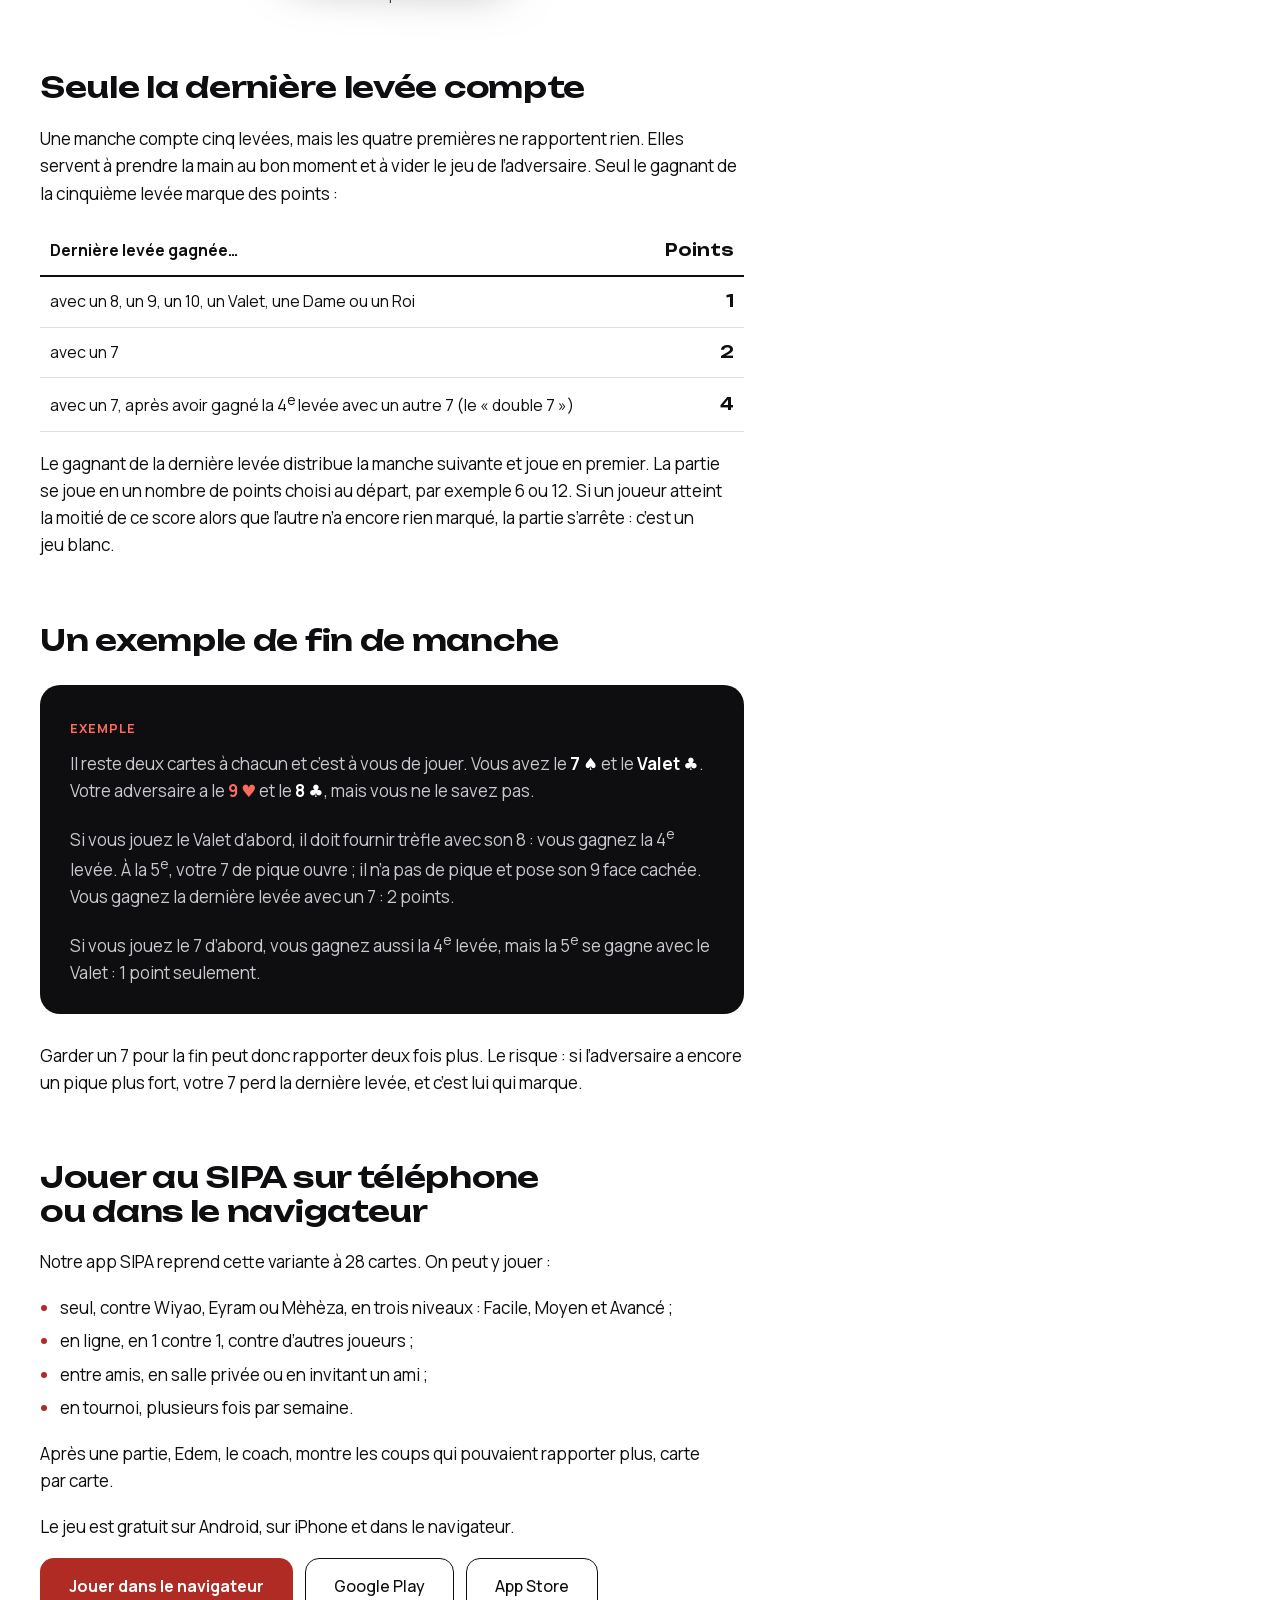
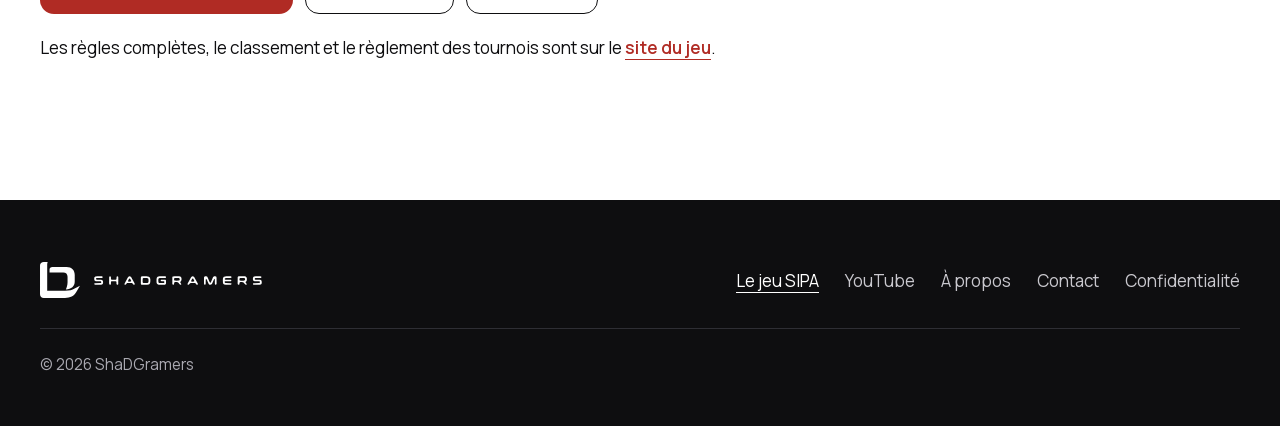
<file: sipa.html>
<!DOCTYPE html>
<html lang="fr">
<head>
  <meta charset="utf-8">
  <meta name="viewport" content="width=device-width, initial-scale=1">
  <title>Le SIPA, comment ça se joue | ShaDGramers</title>
  <meta name="description" content="Les règles du SIPA, le jeu de cartes d’Afrique de l’Ouest à 28 cartes : la donne, les levées, les points de la dernière levée et un exemple commenté.">
  <meta name="theme-color" content="#B02B24">
  <link rel="canonical" href="https://shadgramers.com/sipa">
  <link rel="icon" href="/favicon.svg" type="image/svg+xml">
  <link rel="preload" href="/fonts/unbounded-latin.woff2" as="font" type="font/woff2" crossorigin>
  <link rel="preload" href="/fonts/manrope-latin.woff2" as="font" type="font/woff2" crossorigin>
  <link rel="stylesheet" href="/css/site.css">
  <script src="/js/site.js" defer></script>
  <meta property="og:type" content="website">
  <meta property="og:title" content="Le SIPA, comment ça se joue | ShaDGramers">
  <meta property="og:url" content="https://shadgramers.com/sipa">
  <meta property="og:image" content="https://shadgramers.com/images/og.jpg">
  <meta property="og:locale" content="fr_FR">
</head>
<body>
  <a class="lien-evitement" href="#contenu">Aller au contenu</a>

  <div class="bandeau-page">
    <div class="symbole-filigrane" aria-hidden="true"></div>
    <header class="entete">
      <div class="conteneur">
        <a class="marque" href="/">
          <svg class="marque-symbole" viewBox="267 203 373 336" aria-hidden="true"><path fill="currentColor" d="M267 235C267 217 281 203 303 203H338L334 222V471H500C545 471 566 466 590 451L640 424L604 486C584 520 550 539 500 539H303C281 539 267 525 267 503Z"/><path fill="currentColor" d="M356 272C356 258 366 249 382 249H515C563 249 591 277 591 325V385C591 432 560 455 508 460.5C514 447 524 420 524 392V340C524 316 508 301.5 484 301.5H356Z"/></svg>
          <img class="marque-nom" src="/images/nom-shadgramers.svg" alt="ShaDGramers, accueil" width="188" height="10">
        </a>
        <button class="menu-bouton" type="button" aria-expanded="false" aria-controls="menu" aria-label="Ouvrir le menu"><span class="ligne"></span></button>
        <nav class="nav" id="menu" aria-label="Menu principal">
          <ul>
            <li><a href="/#projets">Projets</a></li>
            <li><a href="/#youtube">YouTube</a></li>
            <li><a href="/a-propos">À propos</a></li>
            <li><a href="/contact">Contact</a></li>
          </ul>
        </nav>
      </div>
    </header>
    <div class="conteneur">
      <div class="titre-page">
        <h1 class="entree">Le SIPA, comment ça se joue</h1>
        <p class="chapeau entree" style="--delai: 140ms">Le SIPA est un jeu de cartes à deux joueurs, joué en Afrique de l’Ouest, notamment au Togo. Les règles tiennent en quelques lignes, mais tout se décide à la dernière levée.</p>
      </div>
    </div>
  </div>

  <main id="contenu" class="page fond-clair">
    <div class="conteneur">
      <article class="texte">
        <h2>Le paquet et la donne</h2>
        <p>On joue avec 28 cartes : 7, 8, 9, 10, Valet, Dame et Roi, dans les quatre couleurs. Il n’y a ni as ni atout. Le Roi est la carte la plus forte, puis la Dame, le Valet, le 10, le 9, le 8, et enfin le 7.</p>
        <p>Chaque joueur reçoit cinq cartes, distribuées en deux fois : trois cartes chacun, puis deux. Dans l’app, une main contient toujours au moins un 10 ou une figure, au moins deux couleurs, et jamais trois 7.</p>

        <h2>Jouer une levée</h2>
        <p>Le joueur qui a la main pose une carte. L’autre doit fournir la couleur demandée s’il le peut. La carte la plus forte de cette couleur remporte la levée, et son joueur commence la suivante.</p>
        <p>S’il n’a pas la couleur, il pose une carte face cachée. Cette carte ne peut jamais gagner : la levée revient à celui qui l’a ouverte.</p>
        <figure data-revele>
          <img src="/images/sipa-table.webp" alt="Une partie de SIPA contre Wiyao : un 10 de cœur est joué, et le joueur, sans cœur en main, doit poser une carte face cachée" width="520" height="1131" loading="lazy">
          <figcaption>Pas de cœur en main : il faut poser une carte face cachée.</figcaption>
        </figure>

        <h2>Seule la dernière levée compte</h2>
        <p>Une manche compte cinq levées, mais les quatre premières ne rapportent rien. Elles servent à prendre la main au bon moment et à vider le jeu de l’adversaire. Seul le gagnant de la cinquième levée marque des points :</p>
        <table class="points">
          <thead>
            <tr><th scope="col">Dernière levée gagnée…</th><th scope="col">Points</th></tr>
          </thead>
          <tbody>
            <tr><td>avec un 8, un 9, un 10, un Valet, une Dame ou un Roi</td><td>1</td></tr>
            <tr><td>avec un 7</td><td>2</td></tr>
            <tr><td>avec un 7, après avoir gagné la 4<sup>e</sup> levée avec un autre 7 (le « double 7 »)</td><td>4</td></tr>
          </tbody>
        </table>
        <p>Le gagnant de la dernière levée distribue la manche suivante et joue en premier. La partie se joue en un nombre de points choisi au départ, par exemple 6 ou 12. Si un joueur atteint la moitié de ce score alors que l’autre n’a encore rien marqué, la partie s’arrête : c’est un jeu blanc.</p>

        <h2>Un exemple de fin de manche</h2>
        <div class="encadre" data-revele>
          <span class="etiquette">Exemple</span>
          <p>Il reste deux cartes à chacun et c’est à vous de jouer. Vous avez le <span class="carte">7&nbsp;♠</span> et le <span class="carte">Valet&nbsp;♣</span>. Votre adversaire a le <span class="carte rouge">9&nbsp;♥</span> et le <span class="carte">8&nbsp;♣</span>, mais vous ne le savez pas.</p>
          <p>Si vous jouez le Valet d’abord, il doit fournir trèfle avec son 8 : vous gagnez la 4<sup>e</sup> levée. À la 5<sup>e</sup>, votre 7 de pique ouvre ; il n’a pas de pique et pose son 9 face cachée. Vous gagnez la dernière levée avec un 7 : 2 points.</p>
          <p>Si vous jouez le 7 d’abord, vous gagnez aussi la 4<sup>e</sup> levée, mais la 5<sup>e</sup> se gagne avec le Valet : 1 point seulement.</p>
        </div>
        <p>Garder un 7 pour la fin peut donc rapporter deux fois plus. Le risque : si l’adversaire a encore un pique plus fort, votre 7 perd la dernière levée, et c’est lui qui marque.</p>

        <h2>Jouer au SIPA sur téléphone ou dans le navigateur</h2>
        <p>Notre app SIPA reprend cette variante à 28 cartes. On peut y jouer :</p>
        <ul class="liste-points">
          <li>seul, contre Wiyao, Eyram ou Mèhèza, en trois niveaux : Facile, Moyen et Avancé ;</li>
          <li>en ligne, en 1 contre 1, contre d’autres joueurs ;</li>
          <li>entre amis, en salle privée ou en invitant un ami ;</li>
          <li>en tournoi, plusieurs fois par semaine.</li>
        </ul>
        <p>Après une partie, Edem, le coach, montre les coups qui pouvaient rapporter plus, carte par carte.</p>
        <p>Le jeu est gratuit sur Android, sur iPhone et dans le navigateur.</p>
        <div class="boutons">
          <a class="bouton bouton-rouge" href="https://jouer.sipa.shadgramers.com">Jouer dans le navigateur</a>
          <a class="bouton bouton-contour-noir" href="https://play.google.com/store/apps/details?id=com.shagramers.sipa">Google Play</a>
          <a class="bouton bouton-contour-noir" href="https://apps.apple.com/fr/app/sipa-jeu-de-cartes/id6753187291">App Store</a>
        </div>
        <p>Les règles complètes, le classement et le règlement des tournois sont sur le <a href="https://sipa.shadgramers.com/">site du jeu</a>.</p>
      </article>
    </div>
  </main>

  <footer class="pied">
    <div class="conteneur">
      <div class="pied-haut">
        <a class="marque" href="/">
          <svg class="marque-symbole" viewBox="267 203 373 336" aria-hidden="true"><path fill="currentColor" d="M267 235C267 217 281 203 303 203H338L334 222V471H500C545 471 566 466 590 451L640 424L604 486C584 520 550 539 500 539H303C281 539 267 525 267 503Z"/><path fill="currentColor" d="M356 272C356 258 366 249 382 249H515C563 249 591 277 591 325V385C591 432 560 455 508 460.5C514 447 524 420 524 392V340C524 316 508 301.5 484 301.5H356Z"/></svg>
          <img class="marque-nom" src="/images/nom-shadgramers.svg" alt="ShaDGramers, accueil" width="168" height="9">
        </a>
        <nav aria-label="Liens du site">
          <ul>
            <li><a href="/sipa" aria-current="page">Le jeu SIPA</a></li>
            <li><a href="https://www.youtube.com/@shadgramers">YouTube</a></li>
            <li><a href="/a-propos">À propos</a></li>
            <li><a href="/contact">Contact</a></li>
            <li><a href="/confidentialite">Confidentialité</a></li>
          </ul>
        </nav>
      </div>
      <p class="copyright">© 2026 ShaDGramers</p>
    </div>
  </footer>
</body>
</html>
</file>
<file: css/site.css>
/* ShaDGramers : site de l'éditeur.
   Rouge, blanc, noir. Polices hébergées ici : rien n'est chargé depuis un autre site.
   Animations coupées quand le système demande moins de mouvement. */

@font-face {
  font-family: 'Unbounded';
  src: url('/fonts/unbounded-latin.woff2') format('woff2');
  font-weight: 500 600;
  font-style: normal;
  font-display: swap;
}

@font-face {
  font-family: 'Manrope';
  src: url('/fonts/manrope-latin.woff2') format('woff2');
  font-weight: 400 700;
  font-style: normal;
  font-display: swap;
}

:root {
  --rouge: #B02B24;
  --rouge-vif: #C63125;
  --rouge-fonce: #8E1F19;
  --rouge-texte-sombre: #FF6A5F;
  --rose-pale: #FFEDEA;
  --noir: #0E0E10;
  --noir-2: #18181C;
  --ligne-sombre: #2E2E34;
  --gris-sombre: #C9C8CE;
  --gris-sombre-2: #A9A8B0;
  --blanc: #FFFFFF;
  --texte: #0E0E10;
  --texte-doux: #45444B;
  --ligne: #E2E0DC;

  --largeur: 1240px;
  --gouttiere: 20px;
  --rayon: 14px;
  --courbe: cubic-bezier(0.2, 0.75, 0.2, 1);

  --titre: 'Unbounded', 'Arial Black', system-ui, sans-serif;
  --corps: 'Manrope', system-ui, -apple-system, 'Segoe UI', Roboto, 'Helvetica Neue', Arial, sans-serif;

  color-scheme: light;
}

*,
*::before,
*::after {
  box-sizing: border-box;
}

html {
  -webkit-text-size-adjust: 100%;
  scroll-behavior: smooth;
}

body {
  margin: 0;
  background: var(--noir);
  color: var(--texte);
  font-family: var(--corps);
  font-size: 1.0625rem;
  line-height: 1.6;
  -webkit-font-smoothing: antialiased;
}

img {
  max-width: 100%;
  height: auto;
  display: block;
}

a {
  color: inherit;
  text-underline-offset: 5px;
}

h1,
h2,
h3 {
  font-family: var(--titre);
  font-weight: 600;
  line-height: 1.12;
  letter-spacing: -0.01em;
  margin: 0;
  text-wrap: balance;
}

p {
  margin: 0;
  text-wrap: pretty;
}

:focus-visible {
  outline: 3px solid var(--blanc);
  outline-offset: 3px;
  border-radius: 8px;
}

.fond-clair :focus-visible {
  outline-color: var(--rouge);
}

.conteneur {
  width: 100%;
  max-width: calc(var(--largeur) + 2 * var(--gouttiere));
  margin: 0 auto;
  padding: 0 var(--gouttiere);
}

.lien-evitement {
  position: absolute;
  left: -9999px;
  top: 12px;
  z-index: 20;
  background: var(--blanc);
  color: var(--noir);
  padding: 10px 14px;
  border-radius: 8px;
  font-weight: 700;
}

.lien-evitement:focus {
  left: 12px;
}

/* ---------- En-tête ---------- */

.entete {
  position: relative;
  z-index: 5;
  color: var(--blanc);
}

.entete .conteneur {
  display: flex;
  align-items: center;
  justify-content: space-between;
  gap: 16px;
  min-height: 84px;
}

.marque {
  display: inline-flex;
  align-items: center;
  gap: 14px;
  min-height: 48px;
  text-decoration: none;
}

.marque-symbole {
  width: 40px;
  height: 36px;
  flex: none;
}

.marque-nom {
  width: 188px;
  height: auto;
}

.nav ul {
  list-style: none;
  margin: 0;
  padding: 0;
  display: flex;
  flex-wrap: wrap;
  gap: 4px 30px;
}

.nav a {
  display: inline-flex;
  align-items: center;
  min-height: 44px;
  font-weight: 500;
  text-decoration: none;
  background: linear-gradient(currentColor, currentColor) left calc(100% - 8px) / 0 2px no-repeat;
  transition: background-size 0.35s var(--courbe);
}

.nav a:hover,
.nav a[aria-current='page'] {
  background-size: 100% 2px;
}

.menu-bouton {
  display: none;
}

/* Téléphone : le menu se replie derrière un bouton quand le script tourne.
   Sans script, les liens restent visibles sous la marque. */
@media (max-width: 759px) {
  .entete .conteneur {
    flex-wrap: wrap;
    min-height: 72px;
  }

  .marque-nom {
    width: 164px;
  }

  .js .menu-bouton {
    display: inline-flex;
    align-items: center;
    justify-content: center;
    width: 48px;
    height: 48px;
    border: 1.5px solid currentColor;
    border-radius: 12px;
    background: transparent;
    color: inherit;
    cursor: pointer;
    padding: 0;
  }

  .menu-bouton .ligne {
    display: block;
    width: 20px;
    height: 2px;
    background: currentColor;
    border-radius: 2px;
    position: relative;
    transition: background-color 0.2s;
  }

  .menu-bouton .ligne::before,
  .menu-bouton .ligne::after {
    content: '';
    position: absolute;
    left: 0;
    width: 20px;
    height: 2px;
    background: currentColor;
    border-radius: 2px;
    transition: transform 0.3s var(--courbe);
  }

  .menu-bouton .ligne::before {
    transform: translateY(-6px);
  }

  .menu-bouton .ligne::after {
    transform: translateY(6px);
  }

  .menu-bouton[aria-expanded='true'] .ligne {
    background-color: transparent;
  }

  .menu-bouton[aria-expanded='true'] .ligne::before {
    transform: rotate(45deg);
  }

  .menu-bouton[aria-expanded='true'] .ligne::after {
    transform: rotate(-45deg);
  }

  .nav {
    width: 100%;
  }

  .nav ul {
    flex-direction: column;
    gap: 0;
  }

  .nav li + li {
    border-top: 1px solid rgba(255, 255, 255, 0.28);
  }

  .nav a {
    display: flex;
    min-height: 52px;
    font-size: 1.15rem;
    background: none;
  }

  .js .nav {
    display: grid;
    grid-template-rows: 0fr;
    transition: grid-template-rows 0.4s var(--courbe);
  }

  .js .nav > ul {
    overflow: hidden;
  }

  .js .nav.ouvert {
    grid-template-rows: 1fr;
  }

  .js .nav.ouvert > ul {
    padding-bottom: 12px;
  }

  .js .nav:not(.ouvert) a {
    visibility: hidden;
  }
}

/* ---------- Boutons ---------- */

.boutons {
  display: flex;
  flex-wrap: wrap;
  gap: 12px;
}

.bouton {
  display: inline-flex;
  align-items: center;
  justify-content: center;
  gap: 10px;
  min-height: 56px;
  padding: 0 28px;
  border-radius: var(--rayon);
  border: 1.5px solid transparent;
  font-weight: 700;
  font-size: 1rem;
  text-decoration: none;
  transition: transform 0.25s var(--courbe), background-color 0.25s, color 0.25s, border-color 0.25s, box-shadow 0.25s;
}

.bouton:hover {
  transform: translateY(-2px);
}

.bouton:active {
  transform: translateY(1px) scale(0.98);
}

.bouton-blanc {
  background: var(--blanc);
  color: var(--rouge-fonce);
  box-shadow: 0 10px 24px -12px rgba(40, 6, 4, 0.6);
}

.bouton-contour-blanc {
  border-color: var(--blanc);
  color: var(--blanc);
  font-weight: 500;
}

.bouton-contour-blanc:hover {
  background: var(--blanc);
  color: var(--rouge-fonce);
}

.bouton-rouge {
  background: var(--rouge);
  color: var(--blanc);
}

.bouton-rouge:hover {
  background: var(--rouge-vif);
}

.bouton-contour-gris {
  border-color: #6C6B73;
  color: var(--blanc);
  font-weight: 500;
}

.bouton-contour-gris:hover {
  border-color: var(--blanc);
}

.bouton-contour-noir {
  border-color: var(--noir);
  color: var(--noir);
  font-weight: 500;
}

.bouton-contour-noir:hover {
  background: var(--noir);
  color: var(--blanc);
}

/* ---------- Accueil : héros ---------- */

.hero {
  position: relative;
  overflow: hidden;
  color: var(--blanc);
  background:
    radial-gradient(ellipse 60% 70% at 72% 42%, var(--rouge-vif) 0%, transparent 70%),
    radial-gradient(ellipse 120% 90% at 50% 100%, var(--rouge-fonce) 0%, transparent 60%),
    var(--rouge);
}

.hero-grille {
  display: grid;
  align-items: center;
  gap: 8px;
  padding-top: 8px;
  padding-bottom: 64px;
}

.hero-texte {
  display: flex;
  flex-direction: column;
  gap: 26px;
  order: 2;
}

.hero h1 {
  font-size: clamp(2.15rem, 1.1rem + 4.6vw, 4.6rem);
  line-height: 1.06;
}

.hero-texte p {
  font-size: 1.15rem;
  color: var(--rose-pale);
  max-width: 36rem;
}

.hero .boutons .bouton {
  flex: 1 1 220px;
}

/* Symbole en relief : des couches du même dessin, décalées en profondeur */

.scene-symbole {
  order: 1;
  position: relative;
  display: grid;
  place-items: center;
  perspective: 1100px;
  min-height: 250px;
}

.entree-3d,
.balance {
  transform-style: preserve-3d;
}

.balance {
  transform: rotateX(10deg) rotateY(-24deg);
}

.symbole-3d {
  position: relative;
  width: min(240px, 62vw);
  aspect-ratio: 373 / 336;
  transform-style: preserve-3d;
  transform: rotateX(var(--incl-x, 0deg)) rotateY(var(--incl-y, 0deg));
  transition: transform 0.6s var(--courbe);
}

.couche {
  position: absolute;
  inset: 0;
  -webkit-mask: url('/images/symbole.svg') center / contain no-repeat;
  mask: url('/images/symbole.svg') center / contain no-repeat;
  background: #D9C6C3;
  background: color-mix(in srgb, #F4ECEB calc(100% - var(--i) * 4.2%), #5E120E);
  transform: translateZ(calc(var(--i) * -2.4px));
  backface-visibility: hidden;
}

.couche-face {
  background: linear-gradient(110deg, #FFFFFF 38%, #FFE3DF 48%, #FFFFFF 58%) 0 0 / 260% 100%;
  transform: translateZ(0);
}

.ombre-sol {
  position: absolute;
  left: 50%;
  bottom: 6%;
  width: 62%;
  height: 34px;
  margin-left: -31%;
  border-radius: 50%;
  background: radial-gradient(closest-side, rgba(52, 6, 4, 0.55), transparent);
  filter: blur(6px);
  transform: translateZ(-80px);
}

@media (min-width: 860px) {
  :root {
    --gouttiere: 40px;
  }

  .hero-grille {
    grid-template-columns: minmax(0, 1.15fr) minmax(0, 1fr);
    gap: 40px;
    min-height: 640px;
    padding-top: 24px;
    padding-bottom: 96px;
  }

  .hero-texte {
    order: 1;
  }

  .hero .boutons .bouton {
    flex: 0 0 auto;
  }

  .scene-symbole {
    order: 2;
    min-height: 480px;
  }

  .symbole-3d {
    width: min(430px, 36vw);
  }
}

/* ---------- Sections ---------- */

.section {
  padding: 72px 0;
}

.section-blanche {
  background: var(--blanc);
  color: var(--texte);
}

.section-noire {
  background: var(--noir);
  color: var(--blanc);
}

.section-rouge {
  background: var(--rouge);
  color: var(--blanc);
}

.titre-section {
  font-size: clamp(1.8rem, 1.2rem + 2.2vw, 2.85rem);
}

.entete-section {
  display: flex;
  flex-wrap: wrap;
  align-items: flex-end;
  justify-content: space-between;
  gap: 20px 32px;
  margin-bottom: 40px;
}

.entete-section .chapeau {
  margin-top: 14px;
  max-width: 40rem;
  font-size: 1.15rem;
}

.section-noire .chapeau {
  color: var(--gris-sombre);
}

@media (min-width: 860px) {
  .section {
    padding: 112px 0;
  }

  .entete-section {
    margin-bottom: 56px;
  }
}

/* ---------- Projets ---------- */

.projet {
  background: var(--noir);
  color: var(--blanc);
  border-radius: 28px;
  padding: 28px 20px 32px;
  display: grid;
  gap: 32px;
  align-items: center;
  overflow: hidden;
}

.projet-nom {
  font-size: clamp(2.8rem, 2rem + 3vw, 4.2rem);
  line-height: 1;
}

.projet-sous-titre {
  margin-top: 8px;
  font-size: 1.2rem;
  font-weight: 500;
  color: var(--rouge-texte-sombre);
}

.projet-texte {
  display: flex;
  flex-direction: column;
  gap: 22px;
}

.projet-texte > p {
  color: var(--gris-sombre);
}

.liste-filets {
  list-style: none;
  margin: 0;
  padding: 0;
}

.liste-filets li {
  padding: 13px 0;
  border-top: 1px solid var(--ligne-sombre);
}

.liste-filets li:last-child {
  border-bottom: 1px solid var(--ligne-sombre);
}

.boutons-projet {
  display: flex;
  flex-direction: column;
  gap: 10px;
}

.boutons-stores {
  display: grid;
  grid-template-columns: repeat(2, minmax(0, 1fr));
  gap: 10px;
}

.boutons-stores .bouton {
  padding: 0 14px;
  white-space: nowrap;
}

@media (min-width: 860px) {
  .boutons-stores .bouton {
    padding: 0 24px;
  }
}

.liens-projet {
  display: flex;
  flex-wrap: wrap;
  gap: 0 28px;
}

.liens-projet a {
  display: inline-flex;
  align-items: center;
  min-height: 44px;
  text-decoration: underline;
  text-decoration-thickness: 1px;
}

.liens-projet a:hover {
  text-decoration-thickness: 2px;
}

/* Les deux écrans de SIPA, posés en perspective */

.scene-telephones {
  perspective: 1500px;
  display: flex;
  justify-content: center;
  padding: 12px 0 24px;
}

.groupe-telephones {
  --p: 1;
  position: relative;
  display: flex;
  justify-content: center;
  align-items: flex-start;
  gap: 18px;
  width: 100%;
  max-width: 540px;
  transform-style: preserve-3d;
  transform:
    rotateX(calc(16deg - var(--p) * 8deg + var(--incl-x, 0deg)))
    rotateY(calc(-26deg + var(--p) * 12deg + var(--incl-y, 0deg)))
    rotateZ(calc(-3deg + var(--p) * 2deg));
  transition: transform 0.3s ease-out;
}

.telephone {
  position: relative;
  width: 46%;
  max-width: 250px;
  margin: 0;
  transform-style: preserve-3d;
}

.telephone img {
  position: relative;
  width: 100%;
  border-radius: 11.5% / 5.3%;
  transform: translateZ(0);
}

/* épaisseur de l'appareil */
.telephone::before,
.telephone::after {
  content: '';
  position: absolute;
  inset: 0;
  border-radius: 11.5% / 5.3%;
  background: #2A2A30;
}

.telephone::before {
  transform: translateZ(-6px);
  box-shadow: 0 40px 60px -24px rgba(0, 0, 0, 0.85);
}

.telephone::after {
  transform: translateZ(-3px);
  background: #3A3A41;
}

.telephone-2 {
  margin-top: 64px;
  transform: translateZ(70px);
}

@media (min-width: 860px) {
  .projet {
    grid-template-columns: minmax(0, 1fr) minmax(0, 1fr);
    gap: 48px;
    padding: 64px;
  }

  .boutons-projet {
    align-items: flex-start;
  }

  .boutons-stores {
    display: flex;
    flex-wrap: wrap;
  }
}

/* ---------- Vidéos ---------- */

.videos {
  display: grid;
  grid-template-columns: repeat(auto-fit, minmax(min(300px, 100%), 1fr));
  gap: 28px;
  perspective: 1200px;
}

.video {
  display: flex;
  flex-direction: column;
  gap: 16px;
  text-decoration: none;
  transform-style: preserve-3d;
  transform: rotateX(var(--incl-x, 0deg)) rotateY(var(--incl-y, 0deg));
  transition: transform 0.5s var(--courbe);
}

.video-image {
  position: relative;
  border-radius: 18px;
  overflow: hidden;
  background: var(--noir-2);
  box-shadow: 0 24px 40px -28px rgba(0, 0, 0, 0.9);
  transition: box-shadow 0.4s;
}

.video-image img {
  width: 100%;
  aspect-ratio: 16 / 9;
  object-fit: cover;
  transition: transform 0.6s var(--courbe);
}

.video-lecture {
  position: absolute;
  left: 16px;
  bottom: 16px;
  width: 56px;
  height: 56px;
  border-radius: 50%;
  background: var(--rouge);
  display: grid;
  place-items: center;
  box-shadow: 0 8px 20px -6px rgba(0, 0, 0, 0.6);
  transition: transform 0.4s var(--courbe);
}

.video-lecture svg {
  margin-left: 3px;
}

.video-duree {
  position: absolute;
  right: 12px;
  bottom: 12px;
  padding: 3px 9px;
  border-radius: 6px;
  background: rgba(14, 14, 16, 0.86);
  font-size: 0.85rem;
  font-weight: 700;
}

.video-titre {
  font-size: 1.15rem;
  font-weight: 500;
  line-height: 1.4;
}

.video:hover .video-image img {
  transform: scale(1.04);
}

.video:hover .video-lecture {
  transform: scale(1.12);
}

.video:hover .video-image {
  box-shadow: 0 34px 50px -26px rgba(0, 0, 0, 1);
}

/* ---------- À propos ---------- */

.a-propos {
  display: grid;
  gap: 24px 80px;
}

.a-propos-texte {
  display: flex;
  flex-direction: column;
  gap: 20px;
  font-size: 1.15rem;
  color: var(--texte-doux);
}

.a-propos-texte p:first-child {
  color: var(--texte);
}

.lien-fleche {
  display: inline-flex;
  align-items: center;
  gap: 10px;
  min-height: 44px;
  font-weight: 700;
  color: var(--rouge);
  text-decoration: none;
}

.lien-fleche svg {
  transition: transform 0.3s var(--courbe);
}

.lien-fleche:hover svg {
  transform: translateX(5px);
}

@media (min-width: 860px) {
  .a-propos {
    grid-template-columns: minmax(0, 0.8fr) minmax(0, 1.2fr);
  }
}

/* ---------- Contact ---------- */

.contact {
  display: flex;
  flex-direction: column;
  gap: 20px;
}

.contact h2 {
  font-size: clamp(1.5rem, 1.1rem + 1.8vw, 2.5rem);
  max-width: 22ch;
}

.contact-mail {
  align-self: flex-start;
  display: inline-flex;
  align-items: center;
  min-height: 56px;
  font-family: var(--titre);
  font-weight: 500;
  font-size: clamp(1.15rem, 0.7rem + 2.2vw, 2.2rem);
  text-decoration: none;
  overflow-wrap: anywhere;
  background: linear-gradient(currentColor, currentColor) left calc(100% - 6px) / 100% 2px no-repeat;
  transition: background-size 0.4s var(--courbe);
}

.contact-mail:hover {
  background-size: 35% 2px;
}

.contact p {
  color: var(--rose-pale);
}

/* ---------- Pied de page ---------- */

.pied {
  background: var(--noir);
  color: var(--blanc);
  padding: 56px 0 48px;
}

.pied-haut {
  display: flex;
  flex-wrap: wrap;
  align-items: center;
  justify-content: space-between;
  gap: 20px 32px;
}

.pied .marque-nom {
  width: 168px;
}

.pied nav ul {
  list-style: none;
  margin: 0;
  padding: 0;
  display: flex;
  flex-wrap: wrap;
  gap: 0 26px;
}

.pied nav a {
  display: inline-flex;
  align-items: center;
  min-height: 44px;
  color: var(--gris-sombre);
  text-decoration: none;
}

.pied nav a:hover,
.pied nav a[aria-current='page'] {
  color: var(--blanc);
  text-decoration: underline;
}

.copyright {
  margin-top: 24px;
  padding-top: 24px;
  border-top: 1px solid var(--ligne-sombre);
  font-size: 0.95rem;
  color: var(--gris-sombre-2);
}

@media (max-width: 759px) {
  .pied nav ul {
    flex-direction: column;
  }
}

/* ---------- Pages de texte ---------- */

.bandeau-page {
  position: relative;
  overflow: hidden;
  color: var(--blanc);
  background:
    radial-gradient(ellipse 70% 120% at 85% 0%, var(--rouge-vif) 0%, transparent 70%),
    var(--rouge);
}

.bandeau-page .titre-page {
  padding: 28px 0 56px;
  max-width: 50rem;
}

.bandeau-page h1 {
  font-size: clamp(2.1rem, 1.3rem + 3.4vw, 3.8rem);
}

.bandeau-page .chapeau {
  margin-top: 18px;
  font-size: 1.2rem;
  color: var(--rose-pale);
}

.symbole-filigrane {
  position: absolute;
  right: -40px;
  bottom: -70px;
  width: 300px;
  aspect-ratio: 373 / 336;
  -webkit-mask: url('/images/symbole.svg') center / contain no-repeat;
  mask: url('/images/symbole.svg') center / contain no-repeat;
  background: rgba(255, 255, 255, 0.08);
  pointer-events: none;
}

.page {
  background: var(--blanc);
  padding: 56px 0 88px;
}

.texte {
  max-width: 44rem;
}

.texte h2 {
  font-size: clamp(1.4rem, 1.1rem + 1vw, 1.85rem);
  margin: 2.2em 0 0.7em;
}

.texte h2:first-child {
  margin-top: 0;
}

.texte p,
.texte ul,
.texte table {
  margin: 0 0 1.1em;
}

.texte a {
  color: var(--rouge);
  font-weight: 600;
}

.texte .maj {
  font-size: 0.95rem;
  color: var(--texte-doux);
}

.texte .liste-points {
  padding-left: 1.2em;
}

.texte .liste-points li {
  margin-bottom: 0.35em;
}

.texte .liste-points li::marker {
  color: var(--rouge);
}

.texte figure {
  margin: 36px 0;
  display: flex;
  flex-direction: column;
  align-items: center;
  perspective: 1200px;
}

.texte figure img {
  width: min(260px, 72%);
  border-radius: 11.5% / 5.3%;
  box-shadow: 0 30px 50px -26px rgba(14, 14, 16, 0.6);
  transform: rotateX(6deg) rotateY(-14deg);
}

.texte figcaption {
  margin-top: 18px;
  font-size: 0.95rem;
  color: var(--texte-doux);
  text-align: center;
}

.encadre {
  background: var(--noir);
  color: var(--blanc);
  border-radius: 20px;
  padding: 24px 22px;
  margin: 28px 0;
}

.encadre .etiquette {
  display: inline-block;
  margin-bottom: 12px;
  font-size: 0.8rem;
  font-weight: 700;
  letter-spacing: 0.08em;
  text-transform: uppercase;
  color: var(--rouge-texte-sombre);
}

.encadre p {
  color: var(--gris-sombre);
}

.encadre p:last-child {
  margin-bottom: 0;
}

.encadre a {
  color: var(--blanc);
}

.mail-encadre {
  font-family: var(--titre);
  font-size: clamp(1.1rem, 0.8rem + 1.4vw, 1.6rem);
  font-weight: 500;
  overflow-wrap: anywhere;
}

.carte {
  white-space: nowrap;
  font-weight: 700;
  color: var(--blanc);
}

.carte.rouge {
  color: var(--rouge-texte-sombre);
}

table.points {
  width: 100%;
  border-collapse: collapse;
  font-size: 1rem;
}

table.points th,
table.points td {
  text-align: left;
  padding: 12px 10px;
  border-bottom: 1px solid var(--ligne);
}

table.points thead th {
  border-bottom: 2px solid var(--texte);
}

table.points td:last-child,
table.points th:last-child {
  text-align: right;
  white-space: nowrap;
  font-family: var(--titre);
  font-weight: 600;
}

.texte .boutons {
  margin: 8px 0 20px;
}

.texte .bouton {
  font-weight: 700;
}

.texte a.bouton {
  text-decoration: none;
}

.texte a.bouton-rouge {
  color: var(--blanc);
}

.texte a.bouton-contour-noir {
  color: var(--noir);
  font-weight: 500;
}

.texte a.bouton-contour-noir:hover {
  color: var(--blanc);
}

@media (min-width: 860px) {
  .bandeau-page .titre-page {
    padding: 40px 0 88px;
  }

  .symbole-filigrane {
    right: 4%;
    bottom: -90px;
    width: 420px;
  }

  .page {
    padding: 80px 0 120px;
  }

  .encadre {
    padding: 28px 30px;
  }
}

/* ---------- Mouvement ---------- */

@media (prefers-reduced-motion: no-preference) {
  /* entrée du héros, sans script */
  .entree {
    animation: entree 0.9s var(--courbe) both;
    animation-delay: var(--delai, 0ms);
  }

  .scene-symbole .entree-3d {
    animation: apparition-3d 1.6s var(--courbe) both;
  }

  .scene-symbole .balance {
    animation: balance 9s ease-in-out infinite alternate;
  }

  .couche-face {
    animation: reflet 6s ease-in-out 1.2s infinite;
  }

  .scene-symbole .ombre-sol {
    animation: ombre 9s ease-in-out infinite alternate;
  }

  /* apparition au défilement : seulement quand le script est là pour les montrer */
  .anime [data-revele] {
    opacity: 0;
    transform: translateY(36px);
    transition: opacity 0.9s var(--courbe), transform 0.9s var(--courbe);
    transition-delay: var(--delai, 0ms);
  }

  .anime [data-revele].visible {
    opacity: 1;
    transform: none;
  }

  .anime .projet[data-revele] {
    transform: translateY(56px) scale(0.97);
  }

  .anime .projet[data-revele].visible {
    transform: none;
  }
}

@keyframes entree {
  from {
    opacity: 0;
    transform: translateY(28px);
  }
}

@keyframes apparition-3d {
  from {
    opacity: 0;
    transform: rotateX(40deg) rotateY(-80deg) scale(0.7);
  }

  to {
    opacity: 1;
    transform: none;
  }
}

@keyframes balance {
  from {
    transform: rotateX(12deg) rotateY(-30deg);
  }

  to {
    transform: rotateX(4deg) rotateY(18deg);
  }
}

@keyframes ombre {
  from {
    transform: translateZ(-80px) translateX(18px) scaleX(0.92);
  }

  to {
    transform: translateZ(-80px) translateX(-14px) scaleX(1.05);
  }
}

@keyframes reflet {
  0%,
  55% {
    background-position: 100% 0;
  }

  100% {
    background-position: 0 0;
  }
}

@media (prefers-reduced-motion: reduce) {
  html {
    scroll-behavior: auto;
  }

  *,
  *::before,
  *::after {
    transition-duration: 0.01ms !important;
    animation-duration: 0.01ms !important;
    animation-iteration-count: 1 !important;
  }
}

.visuellement-cache {
  position: absolute;
  width: 1px;
  height: 1px;
  margin: -1px;
  padding: 0;
  overflow: hidden;
  clip: rect(0 0 0 0);
  white-space: nowrap;
  border: 0;
}
</file>
